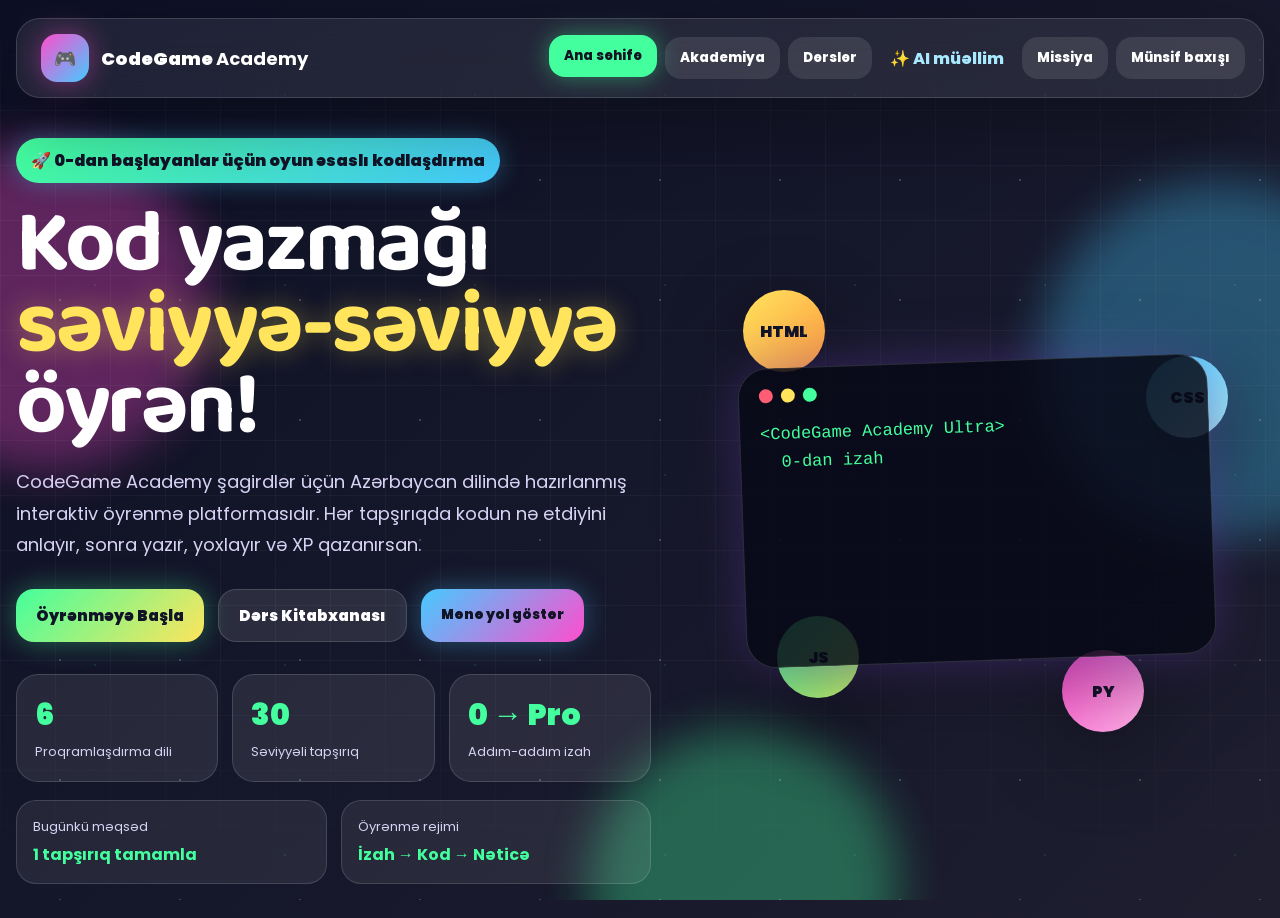
<file: index.html>
<!DOCTYPE html>
<html lang="az">
<head>
  <meta charset="UTF-8" />
  <meta name="viewport" content="width=device-width, initial-scale=1.0" />
  <title>CodeGame Academy Ultra</title>

  <link rel="preconnect" href="https://fonts.googleapis.com">
  <link rel="preconnect" href="https://fonts.gstatic.com" crossorigin>
  <link href="https://fonts.googleapis.com/css2?family=Baloo+2:wght@500;600;700;800&family=Poppins:wght@400;600;700;800;900&display=swap" rel="stylesheet">

  <link rel="stylesheet" href="style.css" />
</head>

<body>
  <div class="space-bg">
    <div class="orb orb-one"></div>
    <div class="orb orb-two"></div>
    <div class="orb orb-three"></div>
    <div class="grid-glow"></div>
    <div class="stars"></div>
  </div>

  <header class="topbar">
    <button class="brand" type="button" data-page="home" aria-label="Ana səhifə">
      <span class="brand-icon">🎮</span>
      <span>CodeGame <b>Academy</b></span>
    </button>

    <nav class="nav">
      <button class="nav-btn active" type="button" data-page="home">Ana səhifə</button>
      <button class="nav-btn" type="button" data-page="academy">Akademiya</button>
      <button class="nav-btn" type="button" data-page="library">Dərslər</button>
      <a href="ai-lab.html" style="color:#a8e9ff;font-weight:800;text-decoration:none;padding:10px">✨ AI müəllim</a>
      <button class="nav-btn" type="button" data-page="mission">Missiya</button>
      <button class="nav-btn" type="button" data-page="impact">Münsif baxışı</button>
      <button class="auth-top-btn" type="button" id="authOpenBtn" style="display:none">Giriş / Qeydiyyat</button>
    </nav>
  </header>

  <section class="account-widget" id="accountWidget" style="display:none">
    <div>
      <strong id="accountName">Qonaq rejimi</strong>
      <span id="accountInfo">Progress brauzerdə saxlanır. Hesab açsan, database-də qorunacaq.</span>
    </div>
    <div class="account-actions">
      <button class="mini-btn" type="button" id="syncBtn">Progressi sync et</button>
      <button class="mini-btn logout-btn" type="button" id="logoutBtn">Çıxış</button>
    </div>
  </section>

  <main>
    <!-- HOME -->
    <section id="home" class="page active-page hero-page">
      <div class="hero-text">
        <div class="badge">🚀 0-dan başlayanlar üçün oyun əsaslı kodlaşdırma</div>
        <h1>Kod yazmağı <span>səviyyə-səviyyə</span> öyrən!</h1>
        <p>
          CodeGame Academy şagirdlər üçün Azərbaycan dilində hazırlanmış interaktiv öyrənmə platformasıdır.
          Hər tapşırıqda kodun nə etdiyini anlayır, sonra yazır, yoxlayır və XP qazanırsan.
        </p>

        <div class="hero-actions">
          <button class="primary-btn" type="button" data-page="academy">Öyrənməyə Başla</button>
          <button class="ghost-btn" type="button" data-page="library">Dərs Kitabxanası</button>
          <button class="mentor-btn" type="button" id="openGuideBtn">Mənə yol göstər</button>
        </div>

        <div class="hero-stats">
          <div>
            <strong>6</strong>
            <span>Proqramlaşdırma dili</span>
          </div>
          <div>
            <strong>30</strong>
            <span>Səviyyəli tapşırıq</span>
          </div>
          <div>
            <strong>0 → Pro</strong>
            <span>Addım-addım izah</span>
          </div>
        </div>

        <div class="student-cockpit">
          <div>
            <span>Bugünkü məqsəd</span>
            <strong id="dailyGoalText">1 tapşırıq tamamla</strong>
          </div>
          <div>
            <span>Öyrənmə rejimi</span>
            <strong>İzah → Kod → Nəticə</strong>
          </div>
        </div>
      </div>

      <div class="hero-visual">
        <div class="planet planet-a">HTML</div>
        <div class="planet planet-b">CSS</div>
        <div class="planet planet-c">JS</div>
        <div class="planet planet-d">PY</div>

        <div class="hero-console">
          <div class="console-dots"><span></span><span></span><span></span></div>
          <pre id="typingCode"></pre>
        </div>
      </div>
    </section>

    <!-- ACADEMY -->
    <section id="academy" class="page academy-page">
      <div class="page-heading">
        <p class="eyebrow">Öyrənmə xəritəsi</p>
        <h2>Bir dil seç, missiyaya başla</h2>
        <p>
          Hər kurs 5 səviyyədən ibarətdir: Başlanğıc, Asan, Orta, Çətin və Pro.
          Tapşırıqları etmək üçün əvvəlcə giriş və ya qeydiyyat lazımdır. Beləliklə progress database-də qorunur.
        </p>
      </div>

      <div id="courseGrid" class="course-grid"></div>
    </section>

    <!-- LIBRARY -->
    <section id="library" class="page library-page">
      <div class="page-heading">
        <p class="eyebrow">Kod dərsliyi</p>
        <h2>Kodlar nə edir?</h2>
        <p>
          Bu bölmə 0-dan öyrənmək üçündür. Hər dil üçün əsas anlayışlar, sadə izah və nümunələr verilir.
        </p>
      </div>

      <div class="library-tools">
        <input id="lessonSearch" type="text" placeholder="Dərs axtar: məsələn, HTML, funksiya, if..." />
        <select id="lessonFilter">
          <option value="all">Bütün dillər</option>
        </select>
      </div>

      <div id="lessonGrid" class="lesson-grid"></div>
    </section>

    <!-- MISSION -->
    <section id="mission" class="page mission-page">
      <div class="mission-header">
        <div>
          <p class="eyebrow" id="missionEyebrow">Missiya</p>
          <h2 id="missionTitle">Veb Şəhər Qurucusu</h2>
          <p id="missionSubtitle">Tapşırığı tamamla və növbəti səviyyəni aç.</p>
        </div>

        <div class="mission-actions">
          <div class="pill">⭐ Ümumi XP: <span id="totalXp">0</span></div>
          <div class="pill">🎯 Səviyyə: <span id="currentLevel">1</span>/<span id="maxLevel">5</span></div>
          <button class="mini-btn" type="button" id="backToAcademyBtn">Kurslara qayıt</button>
        </div>
      </div>

      <div class="progress-area">
        <div class="progress-label">
          <span id="courseProgressLabel">Kurs irəliləyişi</span>
          <span id="courseProgressText">0%</span>
        </div>
        <div class="progress-track">
          <div id="courseProgressFill" class="progress-fill"></div>
        </div>
      </div>

      <div class="mission-layout">
        <!-- TASK -->
        <aside class="panel task-panel">
          <div class="panel-title">📜 Tapşırıq kartı</div>

          <div class="task-card">
            <div class="task-head">
              <div id="taskTag" class="task-tag">HTML</div>
              <div id="difficultyTag" class="difficulty-tag">Başlanğıc</div>
            </div>

            <h3 id="taskName">Tapşırıq adı</h3>
            <p id="taskInfo">Tapşırıq izahı burada görünəcək.</p>

            <div class="example-box">
              <span>Nümunə / Məqsəd:</span>
              <code id="taskExample"></code>
            </div>

            <button class="hint-btn" type="button" id="hintBtn">💡 İpucu göstər</button>
            <p id="hintText" class="hint-text"></p>
          </div>

          <div class="roadmap-card">
            <h4>Missiya xəritəsi</h4>
            <ul id="levelRoadmap"></ul>
          </div>
        </aside>

        <!-- EDITOR -->
        <section class="panel editor-panel">
          <div class="panel-title">💻 Kod laboratoriyası</div>

          <div class="editor">
            <div class="editor-top">
              <span class="dot red"></span>
              <span class="dot yellow"></span>
              <span class="dot green"></span>
              <span id="editorFileName" class="file-name">index.html</span>
            </div>

            <div class="editor-main">
              <pre id="lineNumbers">1</pre>
              <textarea id="codeInput" spellcheck="false" placeholder="Kodunu buraya yaz..."></textarea>
            </div>
          </div>

          <div class="editor-buttons">
            <button class="primary-btn check-btn" type="button" id="checkBtn">Cavabı Yoxla</button>
            <button class="next-btn" type="button" id="nextLevelBtn">Növbəti səviyyəyə keç ➜</button>
            <button class="ghost-btn small" type="button" id="starterBtn">Başlanğıc kodu</button>
            <button class="ghost-btn small" type="button" id="solutionBtn">Həll nümunəsi</button>
          </div>

          <div id="messageBox" class="message-box">Hazırsansa kod yazmağa başla ✨</div>
        </section>

        <!-- OUTPUT + LESSON -->
        <aside class="panel output-panel">
          <div class="panel-title">🧪 Nəticə və izah</div>

          <div class="preview-tabs">
            <button class="preview-tab active" type="button" data-preview="lesson">Kod nə edir?</button>
            <button class="preview-tab" type="button" data-preview="live">Canlı nəticə</button>
            <button class="preview-tab" type="button" data-preview="world">Oyun dünyası</button>
          </div>

          <div id="lessonPreviewWrap" class="lesson-preview active-preview">
            <div class="learn-card">
              <h3>🧠 0-dan izah</h3>
              <p id="zeroExplain"></p>
            </div>

            <div class="learn-card">
              <h3>🔍 Bu kod nə edir?</h3>
              <p id="codeExplain"></p>
            </div>

            <div class="learn-card">
              <h3>📌 Açar anlayışlar</h3>
              <div id="conceptList" class="concept-list"></div>
            </div>

            <div class="learn-card mentor-card">
              <h3>🤖 KodMentor</h3>
              <p id="mentorAdvice">Əvvəl izahı oxu, sonra kodu özün yaz.</p>
            </div>

            <div class="learn-card checklist-card">
              <h3>✅ Özünü yoxla</h3>
              <ul id="selfChecklist"></ul>
            </div>
          </div>

          <div id="livePreviewWrap" class="preview-wrap">
            <iframe id="previewFrame" title="Canlı nəticə" sandbox=""></iframe>
          </div>

          <div id="worldPreviewWrap" class="world-wrap">
            <div class="world-top">
              <h3 id="worldTitle">Mənim dünyam</h3>
              <span id="worldCount">0/5</span>
            </div>
            <div id="worldArea" class="world-area">
              <div class="empty-world">Tapşırıq keçdikcə obyektlər burada görünəcək.</div>
            </div>
          </div>
        </aside>
      </div>
    </section>


    <!-- IMPACT / JURY -->
    <section id="impact" class="page impact-page">
      <div class="page-heading">
        <p class="eyebrow">Münsif baxışı</p>
        <h2>Layihənin dəyəri və təsiri</h2>
        <p>
          Bu bölmə layihəni qrant və təqdimat üçün gücləndirir: problem, həll, ölçülə bilən nəticələr və inkişaf planı.
        </p>
      </div>

      <div class="impact-grid">
        <article class="impact-card">
          <div class="impact-icon">🎯</div>
          <h3>Problem</h3>
          <p>
            Şagirdlər proqramlaşdırmanı çox vaxt quru nəzəriyyə kimi görürlər.
            Praktika, oyun motivasiyası və addım-addım izah çatışmır.
          </p>
        </article>

        <article class="impact-card">
          <div class="impact-icon">💡</div>
          <h3>Həll</h3>
          <p>
            CodeGame Academy kodu oyunlaşdırır: izah, tapşırıq, canlı nəticə,
            XP, badge, mükafat və database-də saxlanan progress.
          </p>
        </article>

        <article class="impact-card">
          <div class="impact-icon">📊</div>
          <h3>Ölçülə bilən nəticə</h3>
          <p>
            Tamamlanan səviyyələr, XP, kurs faizi, badge sayı və aktiv istifadəçi
            progressi sistemdə izlənə bilir.
          </p>
        </article>

        <article class="impact-card">
          <div class="impact-icon">🛡️</div>
          <h3>Təhlükəsizlik</h3>
          <p>
            Qeydiyyat/giriş, hash olunmuş şifrələr, CSRF, rate limit, validation,
            prepared SQL və OWASP əsaslı yanaşma tətbiq olunub.
          </p>
        </article>

        <article class="impact-card">
          <div class="impact-icon">🌱</div>
          <h3>Şagird dostu</h3>
          <p>
            0-dan izah, KodMentor məsləhətləri, vizual nəticə, alt mətn izahı,
            fokus rejimi və oxunaqlı dizayn əlavə edilib.
          </p>
        </article>

        <article class="impact-card">
          <div class="impact-icon">🚀</div>
          <h3>Növbəti inkişaf</h3>
          <p>
            Müəllim paneli, siniflər, real compiler, tapşırıq bazası, sertifikat
            və məktəblər üzrə statistik hesabat əlavə edilə bilər.
          </p>
        </article>
      </div>

      <div class="pitch-panel">
        <h3>30 saniyəlik təqdimat mətni</h3>
        <p>
          CodeGame Academy şagirdlərə proqramlaşdırmanı oyun oynayaraq öyrədən Azərbaycan dilində platformadır.
          Layihə nəzəriyyəni praktika ilə birləşdirir: şagird əvvəl kodun nə etdiyini öyrənir, sonra özü yazır,
          canlı nəticəni görür və XP qazanır. Bu yanaşma məntiqi düşünməni, problem həll etmə bacarığını və
          rəqəmsal savadlılığı artırır.
        </p>
      </div>
    </section>

    <!-- PROFILE -->
    <section id="profile" class="page profile-page">
      <div class="page-heading">
        <p class="eyebrow">Şagird profili</p>
        <h2>Mənim inkişafım</h2>
        <p>XP, badge və kurs irəliləyişləri brauzerdə yadda saxlanır.</p>
      </div>

      <div class="profile-layout">
        <div class="profile-card big">
          <div class="avatar">🧑‍🚀</div>
          <h3>Kod Macəraçısı</h3>
          <p>Ümumi XP</p>
          <strong id="profileXp">0</strong>
          <div id="rankName" class="rank-name">Başlanğıc Kodçu</div>
          <button class="danger-btn" type="button" id="resetAllBtn">Bütün irəliləyişi sıfırla</button>
        </div>

        <div class="profile-card">
          <h3>🏅 Badge-lər</h3>
          <div id="badgesArea" class="badges-area"></div>
        </div>

        <div class="profile-card">
          <h3>📊 Kurs statistikası</h3>
          <div id="profileStats" class="profile-stats"></div>
        </div>

        <div class="profile-card rewards-card">
          <h3>🎁 XP mükafatları</h3>
          <p class="reward-help">XP artdıqca yeni titullar və mükafatlar açılır.</p>
          <div id="rewardsArea" class="rewards-area"></div>
        </div>
      </div>
    </section>
  </main>




  <div id="guideModal" class="guide-modal" aria-hidden="true">
    <div class="guide-card">
      <button class="auth-close" type="button" id="guideCloseBtn">×</button>
      <div class="copy-icon">🧭</div>
      <h3>Necə öyrənməliyəm?</h3>
      <div class="guide-steps">
        <div><b>1</b><span>Əvvəl “Kod nə edir?” hissəsini oxu.</span></div>
        <div><b>2</b><span>Başlanğıc kodundan istifadə edib özün tamamla.</span></div>
        <div><b>3</b><span>Cavabı yoxla və sağda nəticəni gör.</span></div>
        <div><b>4</b><span>Nə etdiyini başa düşəndə növbəti səviyyəyə keç.</span></div>
      </div>
      <button class="primary-btn" type="button" id="guideStartBtn">Başa düşdüm, başlayaq</button>
    </div>
  </div>

  <div id="authModal" class="auth-modal" aria-hidden="true">
    <div class="auth-card">
      <button class="auth-close" type="button" id="authCloseBtn">×</button>

      <div class="auth-head">
        <div class="copy-icon">🔐</div>
        <h3>CodeGame hesabı</h3>
        <p>Giriş et və ya qeydiyyatdan keç. XP, badge və progress database-də saxlanacaq.</p>
      </div>

      <div class="auth-tabs">
        <button class="auth-tab active" type="button" data-auth-tab="login">Giriş</button>
        <button class="auth-tab" type="button" data-auth-tab="register">Qeydiyyat</button>
      </div>

      <form id="loginForm" class="auth-form active-auth-form">
        <label>
          Email
          <input type="email" id="loginEmail" autocomplete="email" maxlength="120" required>
        </label>
        <label>
          Şifrə
          <input type="password" id="loginPassword" autocomplete="current-password" minlength="8" maxlength="128" required>
        </label>
        <button class="primary-btn" type="submit">Giriş et</button>
      </form>

      <form id="registerForm" class="auth-form">
        <label>
          Ad
          <input type="text" id="registerName" autocomplete="name" minlength="2" maxlength="40" required>
        </label>
        <label>
          Email
          <input type="email" id="registerEmail" autocomplete="email" maxlength="120" required>
        </label>
        <label>
          Şifrə
          <input type="password" id="registerPassword" autocomplete="new-password" minlength="8" maxlength="128" required>
        </label>
        <div class="password-rules">
          Şifrə ən azı 8 simvol, böyük hərf, kiçik hərf və rəqəm ehtiva etməlidir.
        </div>
        <button class="primary-btn" type="submit">Qeydiyyatdan keç</button>
      </form>

      <div id="authMessage" class="auth-message"></div>
    </div>
  </div>

  <div id="copyModal" class="copy-modal" aria-hidden="true">
    <div class="copy-card">
      <div class="copy-icon">🧠</div>
      <h3>Kopyalama əvəzinə özün yazmağa çalış</h3>
      <p>
        Kodları öz əlinlə yazanda daha tez öyrənirsən. Lazım olsa “İpucu” və “0-dan izah” bölməsindən istifadə et.
      </p>
      <button id="copyModalBtn" type="button" class="primary-btn">Başa düşdüm</button>
    </div>
  </div>

  <div id="toast" class="toast" role="status" aria-live="polite"></div>
  <div id="confettiLayer" class="confetti-layer"></div>

  <script src="script.js"></script>
</body>
</html>
</file>
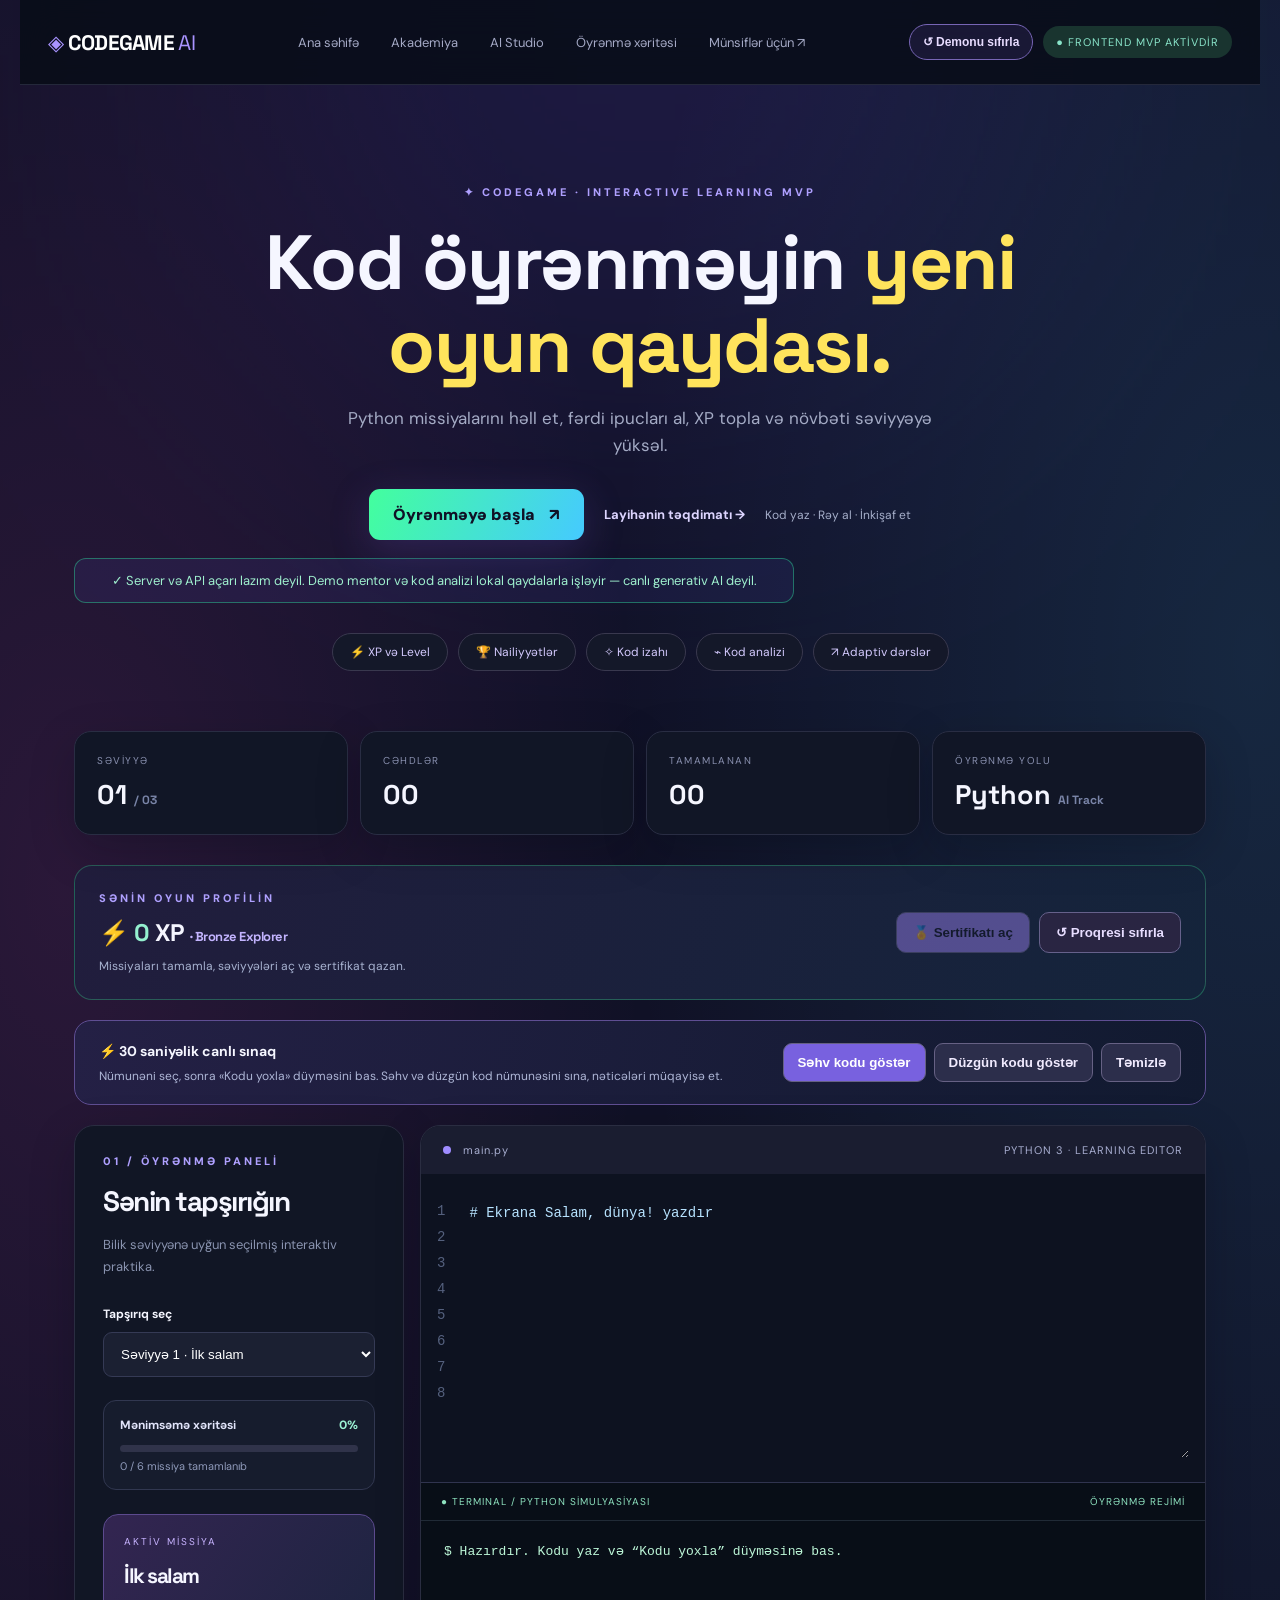
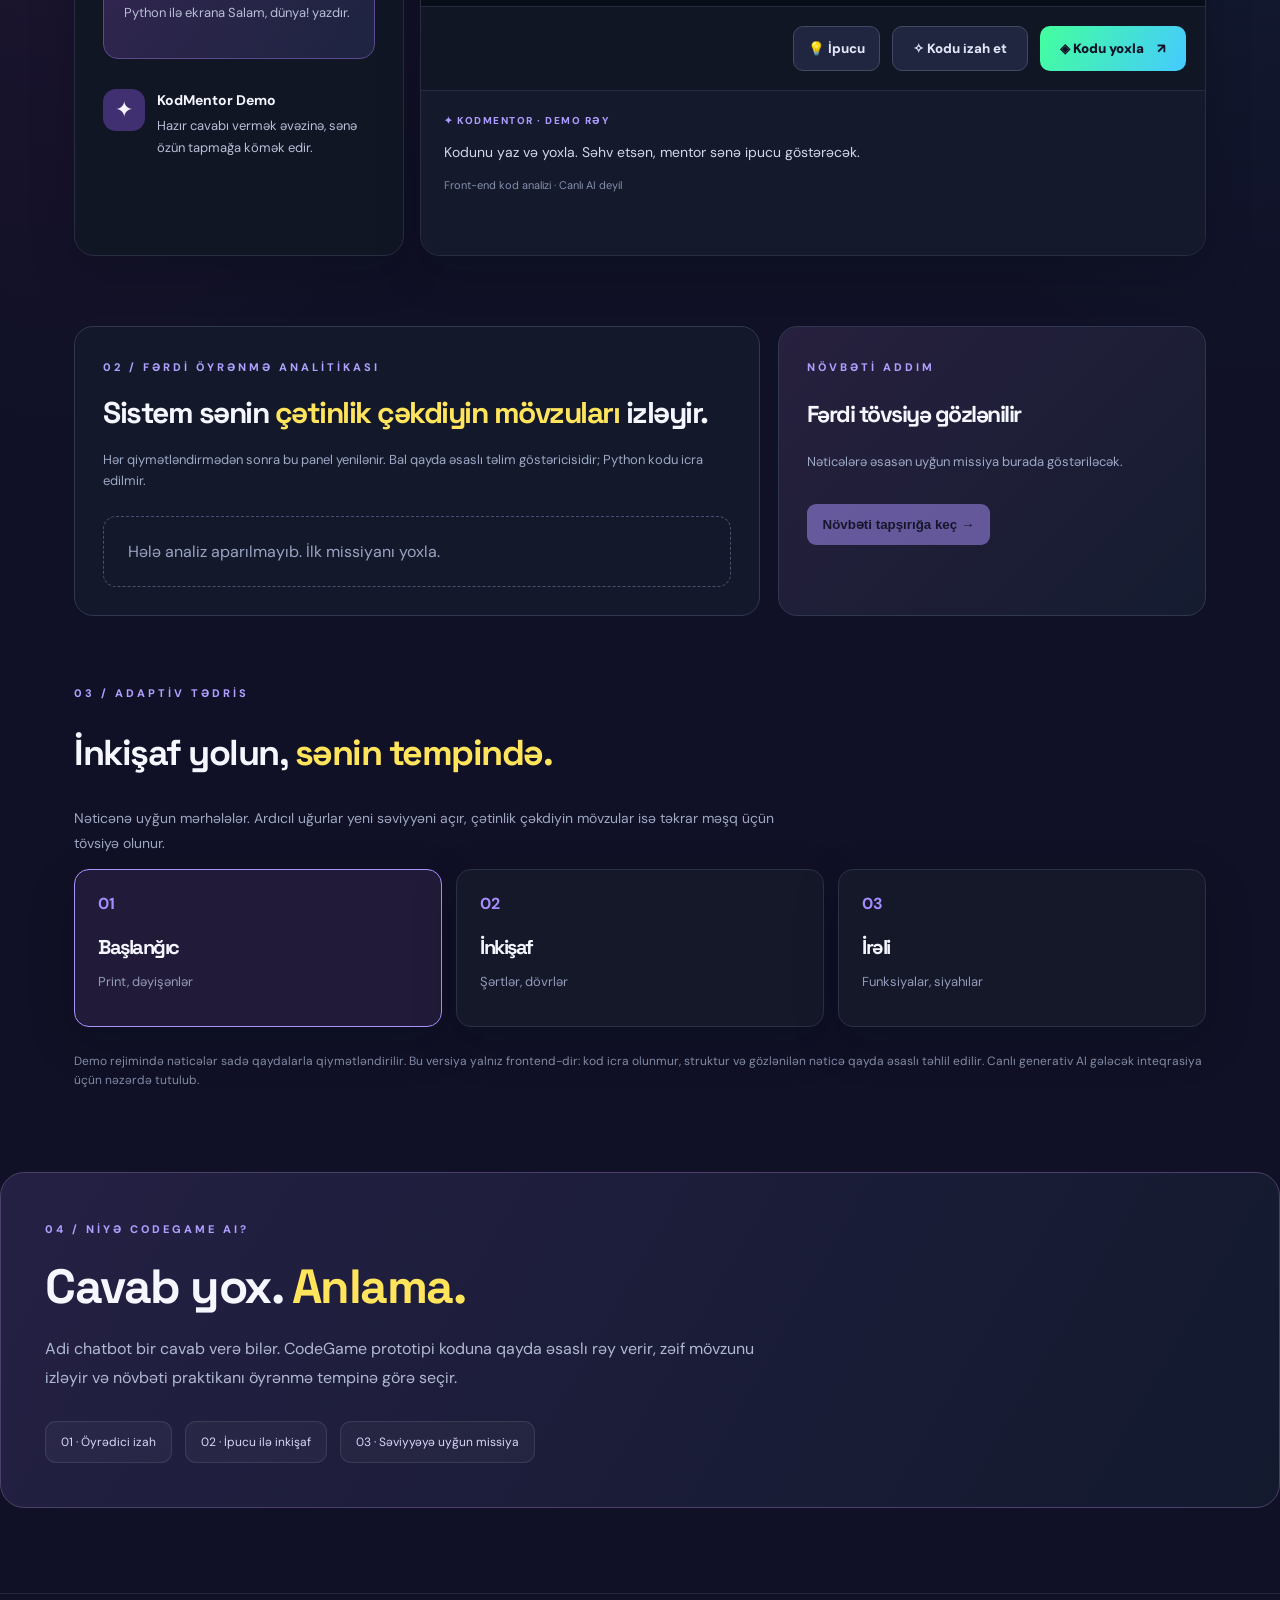
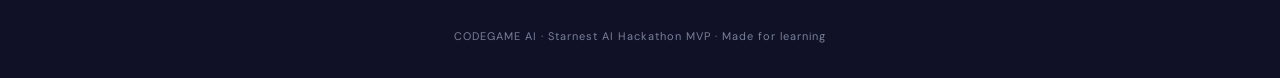
<file: ai-lab.html>
<!doctype html><html lang="az"><head><meta charset="utf-8"><meta name="viewport" content="width=device-width, initial-scale=1"><title>CodeGame AI · Fərdi müəllim</title><link rel="stylesheet" href="ai-lab.css"></head><body><div class="glow"></div><header><a class="logo" href="index.html">◈ <b>CODEGAME</b> <span>AI</span></a><nav><a href="index.html">Ana səhifə</a><a href="index.html#academy">Akademiya</a><a href="#studio">AI Studio</a><a href="#roadmap">Öyrənmə xəritəsi</a><a href="review.html">Münsiflər üçün ↗</a></nav><div class="header-tools"><button type="button" class="connection-btn" id="connectionBtn" title="MVP demo nəticələrini sıfırla">↺ Demonu sıfırla</button><div class="status" id="status">● İNTERAKTİV MVP</div></div></header><main><section class="hero"><div class="eyebrow">✦ CODEGAME · INTERACTIVE LEARNING MVP</div><h1>Kod öyrənməyin <span>yeni oyun qaydası.</span></h1><p>Python missiyalarını həll et, fərdi ipucları al, XP topla və növbəti səviyyəyə yüksəl.</p><div class="hero-actions"><a href="#studio" class="hero-cta">Öyrənməyə başla <span>↗</span></a><a class="review-link" href="review.html">Layihənin təqdimatı →</a><span class="hero-sub">Kod yaz · Rəy al · İnkişaf et</span></div><div id="connectionDetail" class="connection-detail" role="status" aria-live="polite">Netlify üçün hazırlanmış frontend MVP. Kod yoxlaması və mentor rəyi qayda əsaslıdır; canlı generativ AI deyil.</div><div class="pills"><span>⚡ XP və Level</span><span>🏆 Nailiyyətlər</span><span>✧ Kod izahı</span><span>⌁ Kod analizi</span><span>↗ Adaptiv dərslər</span></div></section><section class="stats"><div><small>SƏVİYYƏ</small><strong id="level">01 <em>/ 03</em></strong></div><div><small>CƏHDLƏR</small><strong id="attempts">00</strong></div><div><small>TAMAMLANAN</small><strong id="success">00</strong></div><div><small>ÖYRƏNMƏ YOLU</small><strong>Python <em>AI Track</em></strong></div></section><section class="reward-banner" id="rewardBanner" aria-live="polite"><div><span class="section-id">SƏNİN OYUN PROFİLİN</span><h3>⚡ <strong id="xpCounter">0</strong> XP <span id="rankText">· Bronze Explorer</span></h3><p>Missiyaları tamamla, səviyyələri aç və sertifikat qazan.</p></div><div class="reward-actions"><button id="certificateBtn" disabled>🏅 Sertifikatı aç</button><button id="resetProgressBtn">↺ Proqresi sıfırla</button></div></section><section class="scenario-strip" aria-label="Hazır nümunələr"><div><b>⚡ 30 saniyəlik canlı sınaq</b><p>Nümunəni seç, sonra «Kodu yoxla» düyməsini bas. Səhv və düzgün kod nümunəsini sına, nəticələri müqayisə et.</p></div><div class="scenario-buttons"><button type="button" data-scenario="wrong">Səhv kodu göstər</button><button type="button" data-scenario="right">Düzgün kodu göstər</button><button type="button" data-scenario="reset">Təmizlə</button></div></section><section class="studio" id="studio"><aside><div class="section-id">01 / ÖYRƏNMƏ PANELİ</div><h2>Sənin tapşırığın</h2><p class="muted">Bilik səviyyənə uyğun seçilmiş interaktiv praktika.</p><label for="tasks">Tapşırıq seç</label><select id="tasks"></select><div class="progress-mini"><div class="progress-mini-head"><span>Mənimsəmə xəritəsi</span><b id="masteryValue">0%</b></div><div class="progress-track"><div id="masteryBar"></div></div><p id="masteryText">İlk tapşırığını tamamla</p></div><div class="taskbox"><div class="tasklabel">AKTİV MİSSİYA</div><h3 id="taskTitle">● İNTERAKTİV MVP</h3><p id="taskDesc"></p></div><div class="coach"><div class="coachicon">✦</div><div><b>KodMentor Demo</b><p>Hazır cavabı vermək əvəzinə, sənə özün tapmağa kömək edir.</p></div></div></aside><div class="editor"><div class="editortop"><span><i></i> main.py</span><span>PYTHON 3 · LEARNING EDITOR</span></div><div class="codearea"><div class="lines" id="lines">1<br>2<br>3<br>4<br>5<br>6<br>7<br>8</div><textarea id="code" spellcheck="false" aria-label="Python kodu" placeholder="# Python kodunu burada yaz..."></textarea></div><div class="terminal-box"><div class="terminal-title"><span>● TERMINAL / PYTHON SİMULYASİYASI</span><span>ÖYRƏNMƏ REJİMİ</span></div><pre id="terminalOutput">$ Kodu yoxladıqdan sonra nəticə burada görünəcək.</pre></div><div class="toolbar"><button id="hintBtn" class="secondary small">💡 İpucu</button><button id="explain" class="secondary">✧ Kodu izah et</button><button id="evaluate" class="primary">◈ Kodu yoxla <span>↗</span></button></div><div class="response" aria-live="polite"><div class="res-head"><span>✦ KODMENTOR · DEMO RƏY</span><b id="score"></b></div><p id="feedback">Kodunu yaz və "Kodu yoxla" düyməsinə bas. Müəllimin cavabı burada görünəcək.</p><p class="hint" id="hint"></p><div class="response-actions"><span id="modeNote">Front-end kod analizi · Canlı AI deyil</span><button id="nextBtn" hidden>Növbəti missiya →</button></div></div></div></section><section class="insights" id="insights"><div><span class="section-id">02 / FƏRDİ ÖYRƏNMƏ ANALİTİKASI</span><h2>Sistem sənin <span>çətinlik çəkdiyin mövzuları</span> izləyir.</h2><p>Hər qiymətləndirmədən sonra bu panel yenilənir. Bal qayda əsaslı təlim göstəricisidir; Python kodu icra edilmir.</p><div id="skillInsights" class="skill-grid"><div class="empty-insight">Hələ qiymətləndirmə yoxdur. İlk kodunu yoxla.</div></div></div><aside class="adapt-card"><span class="section-id">NÖVBƏTİ ADDIM</span><h3 id="recommendTitle">Fərdi tövsiyə gözlənilir</h3><p id="recommendReason">Nəticələrə əsasən uyğun missiya burada göstəriləcək.</p><button id="recommendBtn" type="button" disabled>Növbəti tapşırığa keç →</button></aside></section><section class="roadmap" id="roadmap"><div class="section-id">03 / ADAPTİV TƏDRİS</div><h2>İnkişaf yolun, <span>sənin tempində.</span></h2><p class="roadmap-intro">Nəticənə uyğun mərhələlər. Ardıcıl uğurlar yeni səviyyəni açır, çətinlik çəkdiyin mövzular isə təkrar məşq üçün tövsiyə olunur.</p><div class="steps"><div class="step" id="s1"><b>01</b><h3>Başlanğıc</h3><p>Print, dəyişənlər</p></div><div class="step" id="s2"><b>02</b><h3>İnkişaf</h3><p>Şərtlər, dövrlər</p></div><div class="step" id="s3"><b>03</b><h3>İrəli</h3><p>Funksiyalar, siyahılar</p></div></div><p class="notice">Demo rejimində nəticələr sadə qaydalarla qiymətləndirilir. Bu versiya yalnız frontend-dir: kod icra olunmur, struktur və gözlənilən nəticə qayda əsaslı təhlil edilir. Canlı generativ AI gələcək inteqrasiya üçün nəzərdə tutulub.</p></section></main><section class="value-section"><div class="value-card"><span class="section-id">04 / NİYƏ CODEGAME AI?</span><h2>Cavab yox. <span>Anlama.</span></h2><p>Adi chatbot bir cavab verə bilər. CodeGame prototipi koduna qayda əsaslı rəy verir, zəif mövzunu izləyir və növbəti praktikanı öyrənmə tempinə görə seçir.</p><div class="value-points"><span>01 · Öyrədici izah</span><span>02 · İpucu ilə inkişaf</span><span>03 · Səviyyəyə uyğun missiya</span></div></div></section><footer>CODEGAME AI · Starnest AI Hackathon MVP · Made for learning</footer><script src="app.js"></script></body></html>
</file>
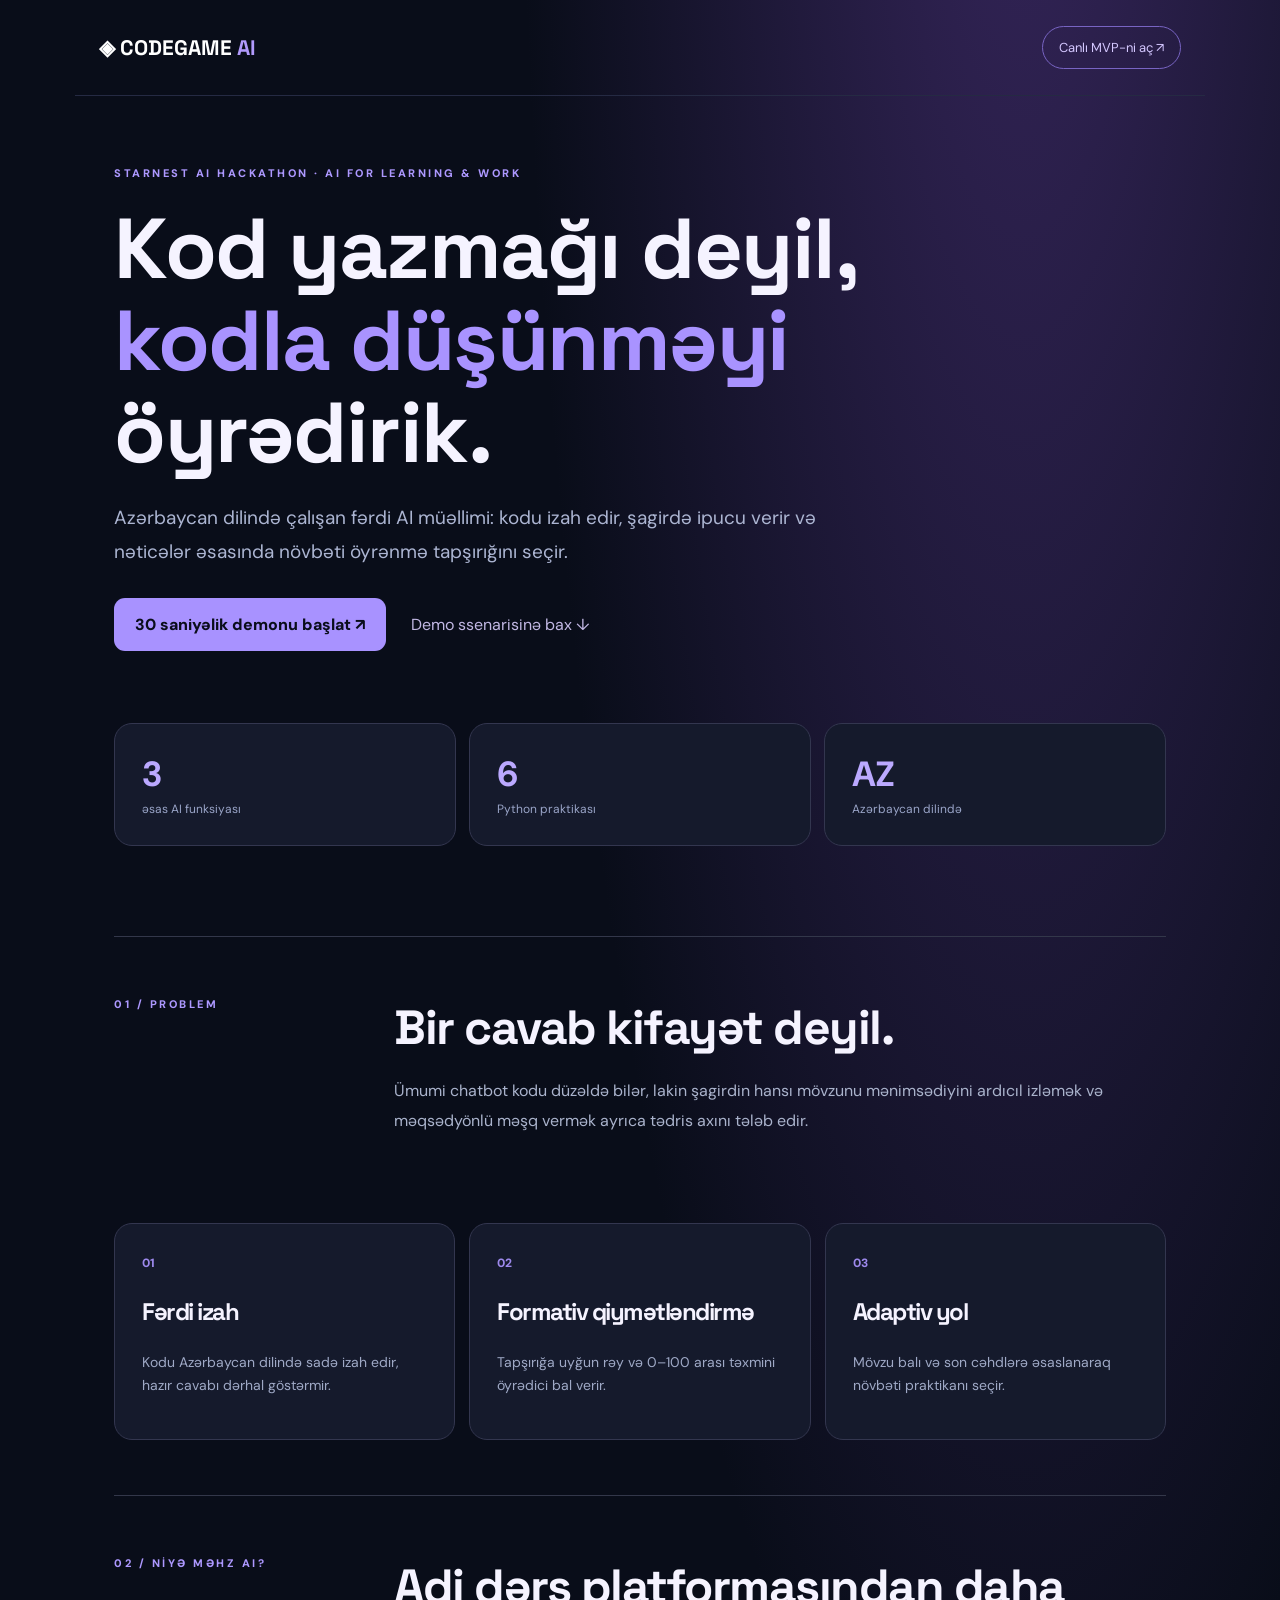
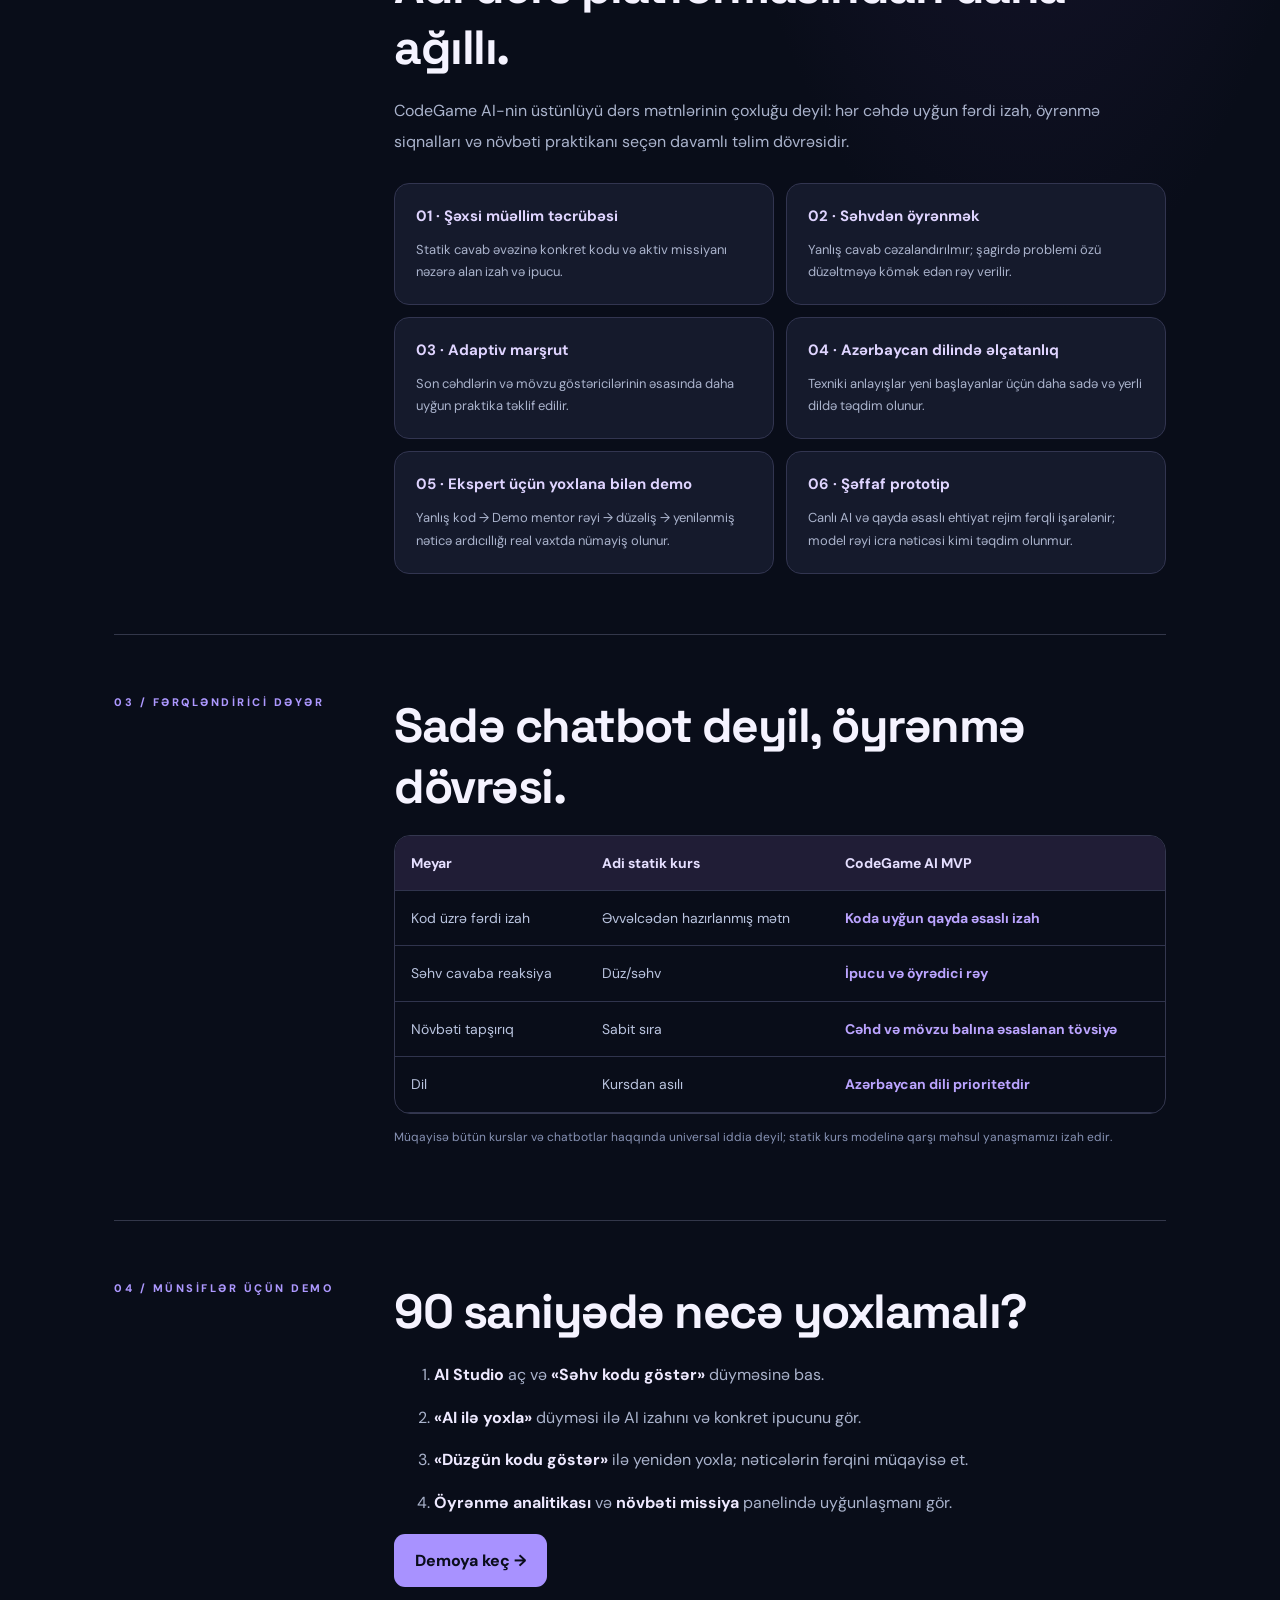
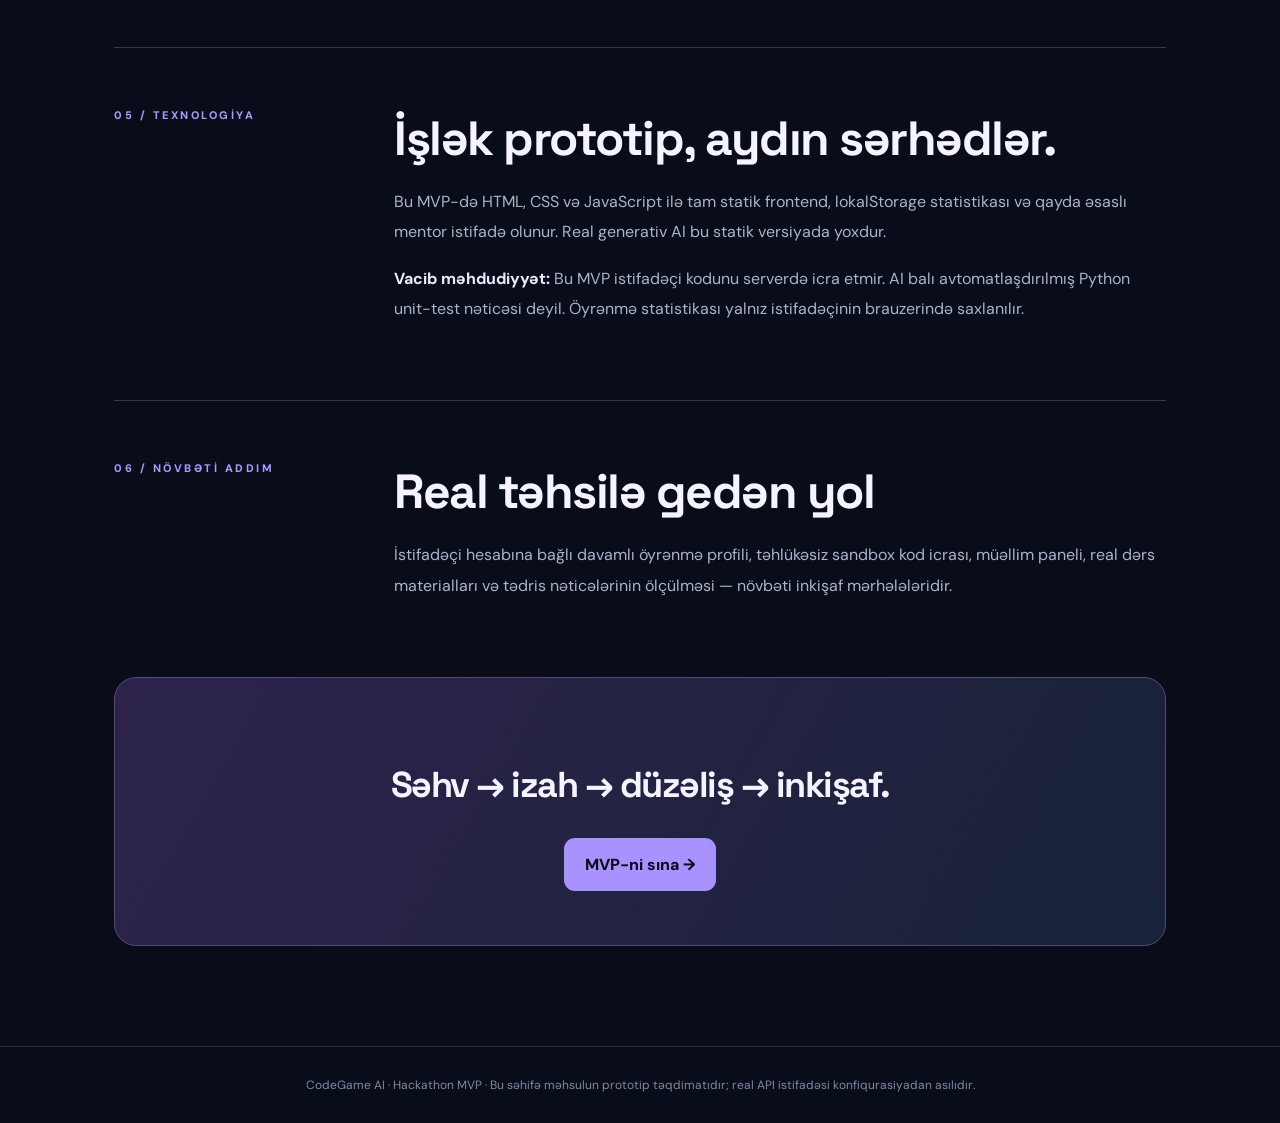
<file: review.html>
<!doctype html><html lang="az"><head><meta charset="utf-8"><meta name="viewport" content="width=device-width, initial-scale=1"><title>CodeGame AI — Hackathon Review</title><link rel="stylesheet" href="review.css"></head><body><header><a class="brand" href="index.html">◈ CODEGAME <span>AI</span></a><a class="launch" href="index.html">Canlı MVP-ni aç ↗</a></header><main><div class="eyebrow">STARNEST AI HACKATHON · AI FOR LEARNING & WORK</div><h1>Kod yazmağı deyil,<br><em>kodla düşünməyi</em> öyrədirik.</h1><p class="lead">Azərbaycan dilində çalışan fərdi AI müəllimi: kodu izah edir, şagirdə ipucu verir və nəticələr əsasında növbəti öyrənmə tapşırığını seçir.</p><div class="hero-actions"><a class="primary" href="index.html">30 saniyəlik demonu başlat ↗</a><a href="#demo">Demo ssenarisinə bax ↓</a></div><section class="numbers"><div><strong>3</strong><span>əsas AI funksiyası</span></div><div><strong>6</strong><span>Python praktikası</span></div><div><strong>AZ</strong><span>Azərbaycan dilində</span></div></section><section class="grid" id="problem"><div class="section-tag">01 / PROBLEM</div><div><h2>Bir cavab kifayət deyil.</h2><p>Ümumi chatbot kodu düzəldə bilər, lakin şagirdin hansı mövzunu mənimsədiyini ardıcıl izləmək və məqsədyönlü məşq vermək ayrıca tədris axını tələb edir.</p></div></section><section class="features"><article><span>01</span><h3>Fərdi izah</h3><p>Kodu Azərbaycan dilində sadə izah edir, hazır cavabı dərhal göstərmir.</p></article><article><span>02</span><h3>Formativ qiymətləndirmə</h3><p>Tapşırığa uyğun rəy və 0–100 arası təxmini öyrədici bal verir.</p></article><article><span>03</span><h3>Adaptiv yol</h3><p>Mövzu balı və son cəhdlərə əsaslanaraq növbəti praktikanı seçir.</p></article></section><section class="grid" id="advantages"><div class="section-tag">02 / NİYƏ MƏHZ AI?</div><div><h2>Adi dərs platformasından daha ağıllı.</h2><p>CodeGame AI-nin üstünlüyü dərs mətnlərinin çoxluğu deyil: hər cəhdə uyğun fərdi izah, öyrənmə siqnalları və növbəti praktikanı seçən davamlı təlim dövrəsidir.</p><div class="benefits"><div><b>01 · Şəxsi müəllim təcrübəsi</b><p>Statik cavab əvəzinə konkret kodu və aktiv missiyanı nəzərə alan izah və ipucu.</p></div><div><b>02 · Səhvdən öyrənmək</b><p>Yanlış cavab cəzalandırılmır; şagirdə problemi özü düzəltməyə kömək edən rəy verilir.</p></div><div><b>03 · Adaptiv marşrut</b><p>Son cəhdlərin və mövzu göstəricilərinin əsasında daha uyğun praktika təklif edilir.</p></div><div><b>04 · Azərbaycan dilində əlçatanlıq</b><p>Texniki anlayışlar yeni başlayanlar üçün daha sadə və yerli dildə təqdim olunur.</p></div><div><b>05 · Ekspert üçün yoxlana bilən demo</b><p>Yanlış kod → Demo mentor rəyi → düzəliş → yenilənmiş nəticə ardıcıllığı real vaxtda nümayiş olunur.</p></div><div><b>06 · Şəffaf prototip</b><p>Canlı AI və qayda əsaslı ehtiyat rejim fərqli işarələnir; model rəyi icra nəticəsi kimi təqdim olunmur.</p></div></div></div></section><section class="grid compare"><div class="section-tag">03 / FƏRQLƏNDİRİCİ DƏYƏR</div><div><h2>Sadə chatbot deyil, öyrənmə dövrəsi.</h2><div class="comparewrap"><table><thead><tr><th>Meyar</th><th>Adi statik kurs</th><th>CodeGame AI MVP</th></tr></thead><tbody><tr><td>Kod üzrə fərdi izah</td><td>Əvvəlcədən hazırlanmış mətn</td><td>Koda uyğun qayda əsaslı izah</td></tr><tr><td>Səhv cavaba reaksiya</td><td>Düz/səhv</td><td>İpucu və öyrədici rəy</td></tr><tr><td>Növbəti tapşırıq</td><td>Sabit sıra</td><td>Cəhd və mövzu balına əsaslanan tövsiyə</td></tr><tr><td>Dil</td><td>Kursdan asılı</td><td>Azərbaycan dili prioritetdir</td></tr></tbody></table></div><p class="smallnote">Müqayisə bütün kurslar və chatbotlar haqqında universal iddia deyil; statik kurs modelinə qarşı məhsul yanaşmamızı izah edir.</p></div></section><section class="grid" id="demo"><div class="section-tag">04 / MÜNSİFLƏR ÜÇÜN DEMO</div><div><h2>90 saniyədə necə yoxlamalı?</h2><ol><li><b>AI Studio</b> aç və <b>«Səhv kodu göstər»</b> düyməsinə bas.</li><li><b>«AI ilə yoxla»</b> düyməsi ilə AI izahını və konkret ipucunu gör.</li><li><b>«Düzgün kodu göstər»</b> ilə yenidən yoxla; nəticələrin fərqini müqayisə et.</li><li><b>Öyrənmə analitikası</b> və <b>növbəti missiya</b> panelində uyğunlaşmanı gör.</li></ol><a class="primary" href="index.html#studio">Demoya keç →</a></div></section><section class="grid"><div class="section-tag">05 / TEXNOLOGİYA</div><div><h2>İşlək prototip, aydın sərhədlər.</h2><p>Bu MVP-də HTML, CSS və JavaScript ilə tam statik frontend, lokalStorage statistikası və qayda əsaslı mentor istifadə olunur. Real generativ AI bu statik versiyada yoxdur.</p><p><b>Vacib məhdudiyyət:</b> Bu MVP istifadəçi kodunu serverdə icra etmir. AI balı avtomatlaşdırılmış Python unit-test nəticəsi deyil. Öyrənmə statistikası yalnız istifadəçinin brauzerində saxlanılır.</p></div></section><section class="grid"><div class="section-tag">06 / NÖVBƏTİ ADDIM</div><div><h2>Real təhsilə gedən yol</h2><p>İstifadəçi hesabına bağlı davamlı öyrənmə profili, təhlükəsiz sandbox kod icrası, müəllim paneli, real dərs materialları və tədris nəticələrinin ölçülməsi — növbəti inkişaf mərhələləridir.</p></div></section><div class="final"><h2>Səhv → izah → düzəliş → inkişaf.</h2><a class="primary" href="index.html">MVP-ni sına →</a></div></main><footer>CodeGame AI · Hackathon MVP · Bu səhifə məhsulun prototip təqdimatıdır; real API istifadəsi konfiqurasiyadan asılıdır.</footer></body></html>
</file>
<file: style.css>
:root {
  --bg: #0d1025;
  --bg2: #1e1e2f;
  --panel: rgba(255, 255, 255, 0.085);
  --panel2: rgba(255, 255, 255, 0.13);
  --line: rgba(255, 255, 255, 0.14);
  --text: #ffffff;
  --muted: #d8d3f5;
  --green: #43ff9d;
  --blue: #45caff;
  --pink: #ff4ecd;
  --yellow: #ffe45c;
  --purple: #9b5cff;
  --red: #ff5d73;
  --orange: #ff9b42;
  --radius: 26px;
  --shadow: 0 24px 80px rgba(0, 0, 0, 0.34);
}

* {
  box-sizing: border-box;
}

html {
  scroll-behavior: smooth;
}

body {
  min-height: 100vh;
  margin: 0;
  color: var(--text);
  font-family: "Poppins", Arial, sans-serif;
  background: linear-gradient(135deg, var(--bg), var(--bg2));
  overflow-x: hidden;
}

button,
textarea,
input,
select {
  font-family: inherit;
}

button {
  border: 0;
  cursor: pointer;
}

.space-bg {
  position: fixed;
  inset: 0;
  pointer-events: none;
  overflow: hidden;
  z-index: -1;
}

.orb {
  position: absolute;
  border-radius: 999px;
  filter: blur(24px);
  opacity: 0.33;
  animation: floatOrb 8s ease-in-out infinite alternate;
}

.orb-one {
  width: 330px;
  height: 330px;
  left: -120px;
  top: 140px;
  background: var(--pink);
}

.orb-two {
  width: 360px;
  height: 360px;
  right: -120px;
  top: 180px;
  background: var(--blue);
  animation-delay: 1s;
}

.orb-three {
  width: 310px;
  height: 310px;
  left: 46%;
  bottom: -140px;
  background: var(--green);
  animation-delay: 2s;
}

.grid-glow {
  position: absolute;
  inset: 0;
  background-image:
    linear-gradient(rgba(255,255,255,0.035) 1px, transparent 1px),
    linear-gradient(90deg, rgba(255,255,255,0.035) 1px, transparent 1px);
  background-size: 55px 55px;
  mask-image: linear-gradient(to bottom, transparent, black 16%, black 72%, transparent);
}

.stars {
  position: absolute;
  inset: 0;
  background-image:
    radial-gradient(circle, rgba(255,255,255,0.7) 1px, transparent 1px),
    radial-gradient(circle, rgba(67,255,157,0.4) 1px, transparent 1px);
  background-size: 120px 120px, 190px 190px;
  animation: starMove 18s linear infinite;
  opacity: 0.28;
}

@keyframes starMove {
  to { transform: translateY(120px); }
}

@keyframes floatOrb {
  from { transform: translateY(0) scale(1); }
  to { transform: translateY(-45px) scale(1.12); }
}

/* HEADER */
.topbar {
  width: min(1280px, calc(100% - 32px));
  margin: 18px auto 0;
  padding: 14px 18px;
  border: 1px solid var(--line);
  border-radius: 24px;
  background: rgba(255, 255, 255, 0.08);
  backdrop-filter: blur(18px);
  box-shadow: var(--shadow);
  display: flex;
  align-items: center;
  justify-content: space-between;
  gap: 16px;
  position: sticky;
  top: 14px;
  z-index: 50;
}

.brand {
  display: flex;
  align-items: center;
  gap: 12px;
  color: var(--text);
  background: transparent;
  font-weight: 900;
  font-size: 18px;
}

.brand-icon {
  width: 48px;
  height: 48px;
  display: grid;
  place-items: center;
  border-radius: 16px;
  background: linear-gradient(135deg, var(--pink), var(--blue));
  box-shadow: 0 0 28px rgba(255, 78, 205, 0.45);
}

.nav {
  display: flex;
  align-items: center;
  justify-content: flex-end;
  gap: 8px;
  flex-wrap: wrap;
}

.nav-btn,
.mini-btn {
  padding: 11px 15px;
  border-radius: 16px;
  color: var(--text);
  background: rgba(255, 255, 255, 0.1);
  font-weight: 800;
  transition: 0.25s ease;
}

.nav-btn:hover,
.nav-btn.active,
.mini-btn:hover {
  color: #121424;
  background: var(--green);
  transform: translateY(-2px);
  box-shadow: 0 0 24px rgba(67, 255, 157, 0.42);
}

/* COMMON */
.page {
  display: none;
  width: min(1280px, calc(100% - 32px));
  margin: 28px auto 70px;
}

.active-page {
  display: block;
  animation: pageIn 0.38s ease;
}

@keyframes pageIn {
  from { opacity: 0; transform: translateY(14px); }
  to { opacity: 1; transform: translateY(0); }
}

.eyebrow {
  margin: 0 0 8px;
  color: var(--green);
  text-transform: uppercase;
  letter-spacing: 1.6px;
  font-weight: 900;
  font-size: 13px;
}

.primary-btn,
.ghost-btn,
.hint-btn,
.danger-btn {
  padding: 14px 20px;
  border-radius: 18px;
  font-weight: 900;
  font-size: 15px;
  transition: 0.25s ease;
}

.primary-btn {
  color: #111427;
  background: linear-gradient(135deg, var(--green), var(--yellow));
  box-shadow: 0 0 28px rgba(67, 255, 157, 0.36);
}

.primary-btn:hover {
  transform: translateY(-3px) scale(1.04);
  box-shadow: 0 0 40px rgba(255, 228, 92, 0.5);
}

.ghost-btn,
.hint-btn {
  color: var(--text);
  background: rgba(255, 255, 255, 0.1);
  border: 1px solid var(--line);
}

.ghost-btn:hover,
.hint-btn:hover {
  transform: translateY(-3px) scale(1.03);
  background: rgba(69, 202, 255, 0.18);
  box-shadow: 0 0 28px rgba(69, 202, 255, 0.36);
}

.danger-btn {
  color: white;
  background: rgba(255, 93, 115, 0.22);
  border: 1px solid rgba(255, 93, 115, 0.45);
}

.danger-btn:hover {
  transform: translateY(-2px);
  background: rgba(255, 93, 115, 0.34);
}

.ghost-btn.small {
  padding: 13px 15px;
}

.panel {
  padding: 18px;
  border-radius: var(--radius);
  background: var(--panel);
  border: 1px solid var(--line);
  box-shadow: var(--shadow);
}

.panel-title {
  margin-bottom: 14px;
  color: var(--green);
  font-weight: 900;
  letter-spacing: 0.4px;
}

/* HERO */
.hero-page.active-page {
  min-height: calc(100vh - 130px);
  display: grid;
  align-items: center;
  grid-template-columns: 1.05fr 0.95fr;
  gap: 38px;
}

.badge {
  width: fit-content;
  padding: 10px 15px;
  border-radius: 999px;
  color: #111427;
  background: linear-gradient(135deg, var(--green), var(--blue));
  font-weight: 900;
  box-shadow: 0 0 24px rgba(69, 202, 255, 0.34);
}

.hero-text h1 {
  margin: 22px 0 16px;
  max-width: 760px;
  font-family: "Baloo 2", "Poppins", sans-serif;
  font-size: clamp(46px, 7vw, 88px);
  line-height: 0.92;
  letter-spacing: -2.5px;
}

.hero-text h1 span {
  color: var(--yellow);
  text-shadow: 0 0 28px rgba(255, 228, 92, 0.35);
}

.hero-text p {
  max-width: 680px;
  color: var(--muted);
  font-size: 18px;
  line-height: 1.75;
}

.hero-actions {
  display: flex;
  gap: 14px;
  flex-wrap: wrap;
  margin-top: 28px;
}

.hero-stats {
  display: grid;
  grid-template-columns: repeat(3, 1fr);
  gap: 14px;
  margin-top: 32px;
}

.hero-stats div {
  padding: 18px;
  border-radius: 22px;
  background: var(--panel);
  border: 1px solid var(--line);
}

.hero-stats strong {
  display: block;
  color: var(--green);
  font-size: 30px;
  font-weight: 900;
}

.hero-stats span {
  color: var(--muted);
  font-size: 13px;
}

.hero-visual {
  position: relative;
  min-height: 510px;
  display: grid;
  place-items: center;
}

.planet {
  position: absolute;
  width: 82px;
  height: 82px;
  display: grid;
  place-items: center;
  border-radius: 999px;
  color: #111427;
  font-weight: 900;
  box-shadow: var(--shadow);
  animation: planetFloat 2.6s ease-in-out infinite alternate;
}

.planet-a {
  top: 34px;
  left: 54px;
  background: linear-gradient(135deg, var(--yellow), var(--orange));
}

.planet-b {
  right: 36px;
  top: 100px;
  background: linear-gradient(135deg, var(--blue), #b0f2ff);
  animation-delay: 0.5s;
}

.planet-c {
  left: 88px;
  bottom: 68px;
  background: linear-gradient(135deg, var(--green), #d8ff70);
  animation-delay: 1s;
}

.planet-d {
  right: 120px;
  bottom: 34px;
  background: linear-gradient(135deg, var(--pink), #ffb2e8);
  animation-delay: 1.5s;
}

@keyframes planetFloat {
  from { transform: translateY(0) rotate(-5deg); }
  to { transform: translateY(-20px) rotate(6deg); }
}

.hero-console {
  width: min(470px, 100%);
  min-height: 300px;
  padding: 20px;
  border-radius: 30px;
  background: rgba(9, 10, 24, 0.86);
  border: 1px solid var(--line);
  box-shadow: 0 0 50px rgba(155, 92, 255, 0.28), var(--shadow);
  transform: rotate(-2deg);
}

.console-dots {
  display: flex;
  gap: 8px;
  margin-bottom: 18px;
}

.console-dots span {
  width: 14px;
  height: 14px;
  border-radius: 50%;
}

.console-dots span:nth-child(1) { background: var(--red); }
.console-dots span:nth-child(2) { background: var(--yellow); }
.console-dots span:nth-child(3) { background: var(--green); }

.hero-console pre {
  margin: 0;
  color: var(--green);
  font-size: 17px;
  line-height: 1.65;
  white-space: pre-wrap;
}

/* ACADEMY */
.page-heading {
  text-align: center;
  margin: 34px 0 28px;
}

.page-heading h2,
.mission-header h2 {
  margin: 0;
  font-family: "Baloo 2", "Poppins", sans-serif;
  font-size: clamp(34px, 4.5vw, 56px);
  line-height: 1;
  letter-spacing: -1.2px;
}

.page-heading p {
  color: var(--muted);
  margin-left: auto;
  margin-right: auto;
  max-width: 760px;
  line-height: 1.7;
}

.course-grid {
  display: grid;
  grid-template-columns: repeat(3, 1fr);
  gap: 18px;
}

.course-card {
  position: relative;
  min-height: 330px;
  padding: 24px;
  border-radius: var(--radius);
  background: var(--panel);
  border: 1px solid var(--line);
  box-shadow: var(--shadow);
  overflow: hidden;
  cursor: pointer;
  transition: 0.25s ease;
}

.course-card:hover {
  transform: translateY(-8px) scale(1.018);
  border-color: rgba(67, 255, 157, 0.55);
  box-shadow: 0 0 36px rgba(67, 255, 157, 0.22);
}

.course-card::after {
  content: "";
  position: absolute;
  right: -48px;
  bottom: -64px;
  width: 190px;
  height: 190px;
  border-radius: 999px;
  background: var(--course-glow, rgba(69, 202, 255, 0.18));
}

.course-card > * {
  position: relative;
  z-index: 1;
}

.course-icon {
  width: 62px;
  height: 62px;
  display: grid;
  place-items: center;
  margin-bottom: 16px;
  border-radius: 20px;
  background: rgba(255, 255, 255, 0.11);
  font-size: 34px;
}

.course-card h3 {
  margin: 0 0 10px;
  font-size: 29px;
}

.course-card p {
  color: var(--muted);
  line-height: 1.65;
}

.course-meta {
  display: flex;
  gap: 8px;
  flex-wrap: wrap;
  margin-top: 16px;
}

.course-meta span,
.level-chip,
.lesson-chip {
  padding: 8px 10px;
  border-radius: 999px;
  color: #111427;
  background: var(--yellow);
  font-weight: 900;
  font-size: 13px;
}

.level-row {
  display: flex;
  gap: 6px;
  flex-wrap: wrap;
  margin-top: 14px;
}

.level-chip {
  background: rgba(255,255,255,0.14);
  color: var(--text);
  border: 1px solid var(--line);
}

.course-progress {
  margin-top: 18px;
}

.course-progress small {
  color: var(--muted);
  font-weight: 800;
}

.mini-track {
  height: 10px;
  margin-top: 8px;
  border-radius: 999px;
  background: rgba(255, 255, 255, 0.10);
  overflow: hidden;
}

.mini-fill {
  height: 100%;
  border-radius: 999px;
  width: 0%;
  background: linear-gradient(90deg, var(--green), var(--yellow), var(--pink));
}

/* LIBRARY */
.library-tools {
  display: grid;
  grid-template-columns: 1fr 220px;
  gap: 12px;
  margin-bottom: 18px;
}

.library-tools input,
.library-tools select {
  width: 100%;
  padding: 15px 16px;
  border: 1px solid var(--line);
  border-radius: 18px;
  outline: none;
  color: var(--text);
  background: rgba(255,255,255,0.09);
  font-weight: 700;
}

.library-tools input::placeholder {
  color: rgba(255,255,255,0.45);
}

.lesson-grid {
  display: grid;
  grid-template-columns: repeat(3, 1fr);
  gap: 18px;
}

.lesson-card {
  padding: 22px;
  border-radius: var(--radius);
  background: var(--panel);
  border: 1px solid var(--line);
  box-shadow: var(--shadow);
}

.lesson-card h3 {
  margin: 0 0 10px;
  font-size: 24px;
}

.lesson-card p {
  color: var(--muted);
  line-height: 1.7;
}

.lesson-code {
  display: block;
  padding: 14px;
  border-radius: 16px;
  color: var(--green);
  background: rgba(0,0,0,0.28);
  white-space: pre-wrap;
  line-height: 1.55;
  overflow-x: auto;
}

.lesson-chip {
  display: inline-flex;
  margin-bottom: 12px;
  background: var(--green);
}

/* MISSION */
.mission-header {
  display: flex;
  align-items: end;
  justify-content: space-between;
  gap: 18px;
  margin-bottom: 18px;
}

.mission-header p {
  color: var(--muted);
  max-width: 690px;
  line-height: 1.7;
}

.mission-actions {
  display: flex;
  align-items: center;
  justify-content: flex-end;
  gap: 10px;
  flex-wrap: wrap;
}

.pill {
  padding: 12px 14px;
  border-radius: 16px;
  background: var(--panel);
  border: 1px solid var(--line);
  font-weight: 900;
}

.progress-area {
  margin-bottom: 18px;
}

.progress-label {
  display: flex;
  justify-content: space-between;
  color: var(--muted);
  font-weight: 900;
  margin-bottom: 8px;
}

.progress-track {
  height: 16px;
  border-radius: 999px;
  background: rgba(255, 255, 255, 0.09);
  border: 1px solid var(--line);
  overflow: hidden;
}

.progress-fill {
  height: 100%;
  width: 0%;
  border-radius: 999px;
  background: linear-gradient(90deg, var(--green), var(--yellow), var(--pink));
  box-shadow: 0 0 24px rgba(67, 255, 157, 0.42);
  transition: width 0.45s ease;
}

.mission-layout {
  display: grid;
  grid-template-columns: 0.92fr 1.28fr 1fr;
  gap: 18px;
  align-items: stretch;
}

.task-card {
  padding: 18px;
  border-radius: 22px;
  background: rgba(0, 0, 0, 0.18);
}

.task-head {
  display: flex;
  gap: 8px;
  align-items: center;
  justify-content: space-between;
  flex-wrap: wrap;
  margin-bottom: 12px;
}

.task-tag,
.difficulty-tag {
  display: inline-flex;
  padding: 8px 12px;
  border-radius: 999px;
  color: #111427;
  background: var(--yellow);
  font-weight: 900;
}

.difficulty-tag {
  background: var(--green);
}

.task-card h3 {
  margin: 0 0 10px;
  font-size: 24px;
}

.task-card p {
  color: var(--muted);
  line-height: 1.7;
}

.example-box {
  padding: 14px;
  margin: 16px 0;
  border-radius: 18px;
  background: rgba(255, 255, 255, 0.08);
  border: 1px dashed rgba(255, 255, 255, 0.2);
}

.example-box span {
  display: block;
  margin-bottom: 8px;
  color: var(--blue);
  font-weight: 900;
}

.example-box code {
  color: var(--yellow);
  white-space: pre-wrap;
  word-break: break-word;
  display: block;
}

.hint-btn {
  width: 100%;
}

.hint-text {
  min-height: 28px;
  margin-bottom: 0;
}

.roadmap-card {
  margin-top: 16px;
  padding: 16px;
  border-radius: 20px;
  background: rgba(255, 255, 255, 0.06);
}

.roadmap-card h4 {
  margin: 0 0 12px;
}

.roadmap-card ul {
  list-style: none;
  padding: 0;
  margin: 0;
}

.roadmap-card li {
  display: flex;
  gap: 8px;
  align-items: center;
  padding: 8px 0;
  color: var(--muted);
}

.roadmap-card li.done {
  color: var(--green);
  font-weight: 900;
}

/* EDITOR */
.editor {
  overflow: hidden;
  border-radius: 22px;
  background: #0b0c18;
  border: 1px solid var(--line);
}

.editor-top {
  height: 46px;
  display: flex;
  align-items: center;
  gap: 8px;
  padding: 0 14px;
  background: rgba(255, 255, 255, 0.08);
}

.dot {
  width: 13px;
  height: 13px;
  border-radius: 50%;
}

.dot.red { background: var(--red); }
.dot.yellow { background: var(--yellow); }
.dot.green { background: var(--green); }

.file-name {
  margin-left: 10px;
  color: var(--muted);
  font-size: 13px;
  font-weight: 900;
}

.editor-main {
  display: grid;
  grid-template-columns: 52px 1fr;
  min-height: 420px;
}

#lineNumbers {
  margin: 0;
  padding: 18px 12px;
  color: rgba(255, 255, 255, 0.36);
  background: rgba(0, 0, 0, 0.24);
  text-align: right;
  line-height: 1.7;
  user-select: none;
  overflow: hidden;
}

#codeInput {
  width: 100%;
  min-height: 420px;
  resize: vertical;
  padding: 18px;
  border: 0;
  outline: none;
  color: var(--green);
  background: transparent;
  font-size: 15px;
  line-height: 1.7;
  tab-size: 2;
}

#codeInput::placeholder {
  color: rgba(255, 255, 255, 0.33);
}

.editor-buttons {
  display: flex;
  gap: 10px;
  flex-wrap: wrap;
  margin-top: 14px;
}

.check-btn {
  flex: 1;
}

.message-box {
  margin-top: 14px;
  padding: 14px;
  border-radius: 18px;
  color: var(--muted);
  background: rgba(255, 255, 255, 0.07);
  border: 1px solid var(--line);
}

.message-box.success {
  color: #111427;
  background: var(--green);
  font-weight: 900;
}

.message-box.error {
  color: white;
  background: rgba(255, 93, 115, 0.24);
  border-color: rgba(255, 93, 115, 0.55);
}

.message-box.info {
  color: #111427;
  background: var(--yellow);
  font-weight: 900;
}

/* OUTPUT */
.preview-tabs {
  display: grid;
  grid-template-columns: repeat(3, 1fr);
  gap: 8px;
  margin-bottom: 12px;
}

.preview-tab {
  padding: 10px 8px;
  border-radius: 14px;
  color: var(--text);
  background: rgba(255, 255, 255, 0.09);
  font-weight: 900;
  font-size: 13px;
}

.preview-tab.active {
  color: #111427;
  background: var(--green);
}

.preview-wrap,
.world-wrap,
.lesson-preview {
  display: none;
}

.active-preview,
.world-wrap.active-preview,
.lesson-preview.active-preview {
  display: block;
}

#previewFrame {
  width: 100%;
  min-height: 485px;
  border: 0;
  border-radius: 20px;
  background: white;
}

.learn-card {
  padding: 16px;
  border-radius: 20px;
  background: rgba(255,255,255,0.075);
  border: 1px solid var(--line);
  margin-bottom: 12px;
}

.learn-card h3 {
  margin: 0 0 8px;
}

.learn-card p {
  margin: 0;
  color: var(--muted);
  line-height: 1.7;
}

.concept-list {
  display: flex;
  flex-wrap: wrap;
  gap: 8px;
}

.concept-list span {
  padding: 8px 10px;
  border-radius: 999px;
  color: #111427;
  background: var(--yellow);
  font-size: 12px;
  font-weight: 900;
}

.world-top {
  display: flex;
  justify-content: space-between;
  align-items: center;
  gap: 12px;
  margin-bottom: 12px;
}

.world-top h3 {
  margin: 0;
}

.world-top span {
  color: var(--yellow);
  font-weight: 900;
}

.world-area {
  min-height: 485px;
  display: flex;
  align-items: end;
  gap: 12px;
  flex-wrap: wrap;
  padding: 18px;
  border-radius: 22px;
  background:
    linear-gradient(to top, rgba(67, 255, 157, 0.16) 0 22%, transparent 22%),
    radial-gradient(circle at top, rgba(69, 202, 255, 0.16), transparent 48%),
    rgba(255, 255, 255, 0.06);
  border: 1px dashed rgba(255, 255, 255, 0.2);
}

.empty-world {
  width: 100%;
  color: var(--muted);
  text-align: center;
  align-self: center;
}

.world-object {
  min-width: 76px;
  min-height: 84px;
  padding: 10px;
  display: grid;
  place-items: center;
  text-align: center;
  border-radius: 18px 18px 10px 10px;
  color: #111427;
  font-weight: 900;
  animation: objectPop 0.56s ease both;
  box-shadow: 0 14px 28px rgba(0, 0, 0, 0.28);
}

.world-object .emoji {
  font-size: 31px;
  margin-bottom: 5px;
}

@keyframes objectPop {
  0% { opacity: 0; transform: translateY(38px) scale(0.42) rotate(-8deg); }
  70% { transform: translateY(-9px) scale(1.08) rotate(3deg); }
  100% { opacity: 1; transform: translateY(0) scale(1) rotate(0); }
}

/* PROFILE */
.profile-layout {
  display: grid;
  grid-template-columns: 0.9fr 1fr 1.1fr;
  gap: 18px;
}

.profile-card {
  padding: 24px;
  border-radius: var(--radius);
  background: var(--panel);
  border: 1px solid var(--line);
  box-shadow: var(--shadow);
}

.profile-card.big {
  text-align: center;
}

.avatar {
  width: 92px;
  height: 92px;
  display: grid;
  place-items: center;
  margin: 0 auto 14px;
  border-radius: 28px;
  background: linear-gradient(135deg, var(--purple), var(--blue));
  font-size: 48px;
  box-shadow: 0 0 34px rgba(69, 202, 255, 0.32);
}

.profile-card h3 {
  margin: 0 0 14px;
}

.profile-card p {
  color: var(--muted);
}

.profile-card strong {
  display: block;
  color: var(--green);
  font-size: 48px;
  margin-bottom: 10px;
}

.rank-name {
  display: inline-flex;
  margin-bottom: 18px;
  padding: 9px 12px;
  border-radius: 999px;
  color: #111427;
  background: var(--yellow);
  font-weight: 900;
}

.badges-area {
  display: flex;
  gap: 10px;
  flex-wrap: wrap;
}

.badge-item {
  padding: 10px 12px;
  border-radius: 16px;
  color: #111427;
  background: var(--yellow);
  font-weight: 900;
}

.badge-empty,
.stat-empty {
  color: var(--muted);
  line-height: 1.7;
}

.stat-row {
  display: grid;
  grid-template-columns: 1fr auto;
  gap: 10px;
  padding: 12px 0;
  border-bottom: 1px solid var(--line);
}

.stat-row:last-child {
  border-bottom: 0;
}

.stat-row span {
  color: var(--muted);
}

.stat-row b {
  color: var(--green);
}

/* TOAST + CONFETTI */
.toast {
  position: fixed;
  left: 50%;
  bottom: 26px;
  z-index: 80;
  max-width: min(560px, calc(100% - 30px));
  padding: 14px 18px;
  border-radius: 18px;
  color: #111427;
  background: var(--yellow);
  font-weight: 900;
  text-align: center;
  box-shadow: var(--shadow);
  transform: translateX(-50%) translateY(18px);
  opacity: 0;
  pointer-events: none;
  transition: 0.25s ease;
}

.toast.show {
  opacity: 1;
  transform: translateX(-50%) translateY(0);
}

.confetti-layer {
  position: fixed;
  inset: 0;
  z-index: 90;
  overflow: hidden;
  pointer-events: none;
}

.confetti-piece {
  position: absolute;
  top: -20px;
  width: 10px;
  height: 16px;
  border-radius: 4px;
  animation: confettiFall 1.45s linear forwards;
}

@keyframes confettiFall {
  to {
    transform: translateY(110vh) rotate(720deg);
    opacity: 0;
  }
}

/* RESPONSIVE */
@media (max-width: 1120px) {
  .hero-page.active-page,
  .mission-layout,
  .profile-layout {
    grid-template-columns: 1fr;
  }

  .course-grid,
  .lesson-grid {
    grid-template-columns: repeat(2, 1fr);
  }

  .hero-visual {
    min-height: 380px;
  }

  #previewFrame,
  .world-area {
    min-height: 340px;
  }
}

@media (max-width: 760px) {
  .topbar {
    align-items: flex-start;
    flex-direction: column;
  }

  .nav {
    justify-content: flex-start;
  }

  .course-grid,
  .lesson-grid,
  .hero-stats,
  .library-tools {
    grid-template-columns: 1fr;
  }

  .mission-header {
    flex-direction: column;
    align-items: flex-start;
  }

  .mission-actions {
    justify-content: flex-start;
  }

  .editor-buttons {
    flex-direction: column;
  }

  .primary-btn,
  .ghost-btn,
  .danger-btn {
    width: 100%;
  }

  .hero-text h1 {
    letter-spacing: -1px;
  }

  .preview-tabs {
    grid-template-columns: 1fr;
  }
}


/* REALISTIC CENTERED WORLD */
.world-area {
  display: grid;
  grid-template-columns: repeat(auto-fit, minmax(170px, 190px));
  justify-content: center;
  align-content: center;
  align-items: center;
  justify-items: center;
  gap: 22px;
  padding: 28px;
}

.world-object {
  position: relative;
  width: 170px;
  min-height: 170px;
  padding: 0;
  display: grid;
  place-items: center;
  color: #111427;
  background: transparent !important;
  box-shadow: none;
  border-radius: 0;
}

.world-object .emoji,
.world-object > span:not(.emoji) {
  display: none;
}

.real-building {
  position: relative;
  width: 150px;
  height: 145px;
  animation: objectPop 0.56s ease both;
}

.real-building .label {
  position: absolute;
  left: 50%;
  bottom: -18px;
  transform: translateX(-50%);
  padding: 6px 11px;
  border-radius: 999px;
  color: #111427;
  background: rgba(255, 228, 92, 0.92);
  font-size: 13px;
  font-weight: 900;
  white-space: nowrap;
  box-shadow: 0 8px 18px rgba(0,0,0,0.22);
}

/* Realistic house */
.real-house .base {
  position: absolute;
  left: 23px;
  bottom: 18px;
  width: 104px;
  height: 76px;
  border-radius: 12px 12px 8px 8px;
  background: linear-gradient(135deg, #fff2c7, #ffb15c);
  border: 3px solid rgba(81, 44, 26, 0.32);
  box-shadow: inset -12px -12px 0 rgba(207, 98, 39, 0.14), 0 18px 28px rgba(0,0,0,0.28);
}

.real-house .roof {
  position: absolute;
  left: 16px;
  bottom: 88px;
  width: 118px;
  height: 58px;
  background: linear-gradient(135deg, #ff5d73, #c7334e);
  clip-path: polygon(50% 0, 100% 100%, 0 100%);
  filter: drop-shadow(0 10px 10px rgba(0,0,0,0.24));
}

.real-house .chimney {
  position: absolute;
  left: 96px;
  bottom: 104px;
  width: 18px;
  height: 34px;
  border-radius: 5px 5px 0 0;
  background: linear-gradient(135deg, #8b4a36, #5b2d22);
}

.real-house .door {
  position: absolute;
  left: 62px;
  bottom: 18px;
  width: 27px;
  height: 47px;
  border-radius: 12px 12px 5px 5px;
  background: linear-gradient(135deg, #7a35ff, #4b1ba8);
  box-shadow: inset -5px 0 0 rgba(0,0,0,0.18);
}

.real-house .door::after {
  content: "";
  position: absolute;
  right: 6px;
  top: 24px;
  width: 5px;
  height: 5px;
  border-radius: 50%;
  background: #ffe45c;
}

.real-house .window {
  position: absolute;
  bottom: 53px;
  width: 24px;
  height: 24px;
  border-radius: 7px;
  background: linear-gradient(135deg, #45caff, #dff7ff);
  border: 3px solid rgba(255,255,255,0.75);
}

.real-house .window.left {
  left: 35px;
}

.real-house .window.right {
  right: 35px;
}

.real-house .ground {
  position: absolute;
  left: 0;
  right: 0;
  bottom: 4px;
  height: 22px;
  border-radius: 50%;
  background: radial-gradient(ellipse at center, rgba(67,255,157,0.55), rgba(67,255,157,0.05) 68%);
}

/* Realistic school */
.real-school .base {
  position: absolute;
  left: 18px;
  bottom: 18px;
  width: 114px;
  height: 88px;
  border-radius: 10px;
  background: linear-gradient(135deg, #cceeff, #45caff);
  border: 3px solid rgba(255,255,255,0.35);
  box-shadow: inset -12px -12px 0 rgba(0,0,0,0.1), 0 18px 28px rgba(0,0,0,0.28);
}

.real-school .roof {
  position: absolute;
  left: 28px;
  bottom: 104px;
  width: 94px;
  height: 22px;
  border-radius: 10px 10px 3px 3px;
  background: linear-gradient(135deg, #ffe45c, #ff9b42);
}

.real-school .door {
  position: absolute;
  left: 61px;
  bottom: 18px;
  width: 28px;
  height: 42px;
  border-radius: 10px 10px 4px 4px;
  background: #27324a;
}

.real-school .window {
  position: absolute;
  bottom: 65px;
  width: 22px;
  height: 22px;
  border-radius: 6px;
  background: #ffffff;
}

.real-school .window.left { left: 35px; }
.real-school .window.right { right: 35px; }

/* Park */
.real-park .tree {
  position: absolute;
  bottom: 32px;
  width: 52px;
  height: 52px;
  border-radius: 50%;
  background: radial-gradient(circle at 30% 28%, #d8ff70, #43ff9d 70%);
  box-shadow: 0 18px 28px rgba(0,0,0,0.24);
}

.real-park .tree.one { left: 20px; }
.real-park .tree.two { right: 20px; bottom: 42px; }
.real-park .trunk {
  position: absolute;
  bottom: 16px;
  width: 16px;
  height: 36px;
  border-radius: 6px;
  background: #7a4a22;
}
.real-park .trunk.one { left: 38px; }
.real-park .trunk.two { right: 38px; }
.real-park .ground {
  position: absolute;
  left: 6px;
  right: 6px;
  bottom: 0;
  height: 30px;
  border-radius: 50%;
  background: radial-gradient(ellipse at center, rgba(67,255,157,0.75), rgba(67,255,157,0.08) 70%);
}

/* Generic realistic card for other objects */
.real-generic .base {
  position: absolute;
  left: 25px;
  bottom: 20px;
  width: 100px;
  height: 94px;
  border-radius: 24px;
  background: linear-gradient(135deg, #ff4ecd, #9b5cff);
  border: 3px solid rgba(255,255,255,0.25);
  box-shadow: inset -14px -14px 0 rgba(0,0,0,0.12), 0 18px 28px rgba(0,0,0,0.28);
}

.real-generic .symbol {
  position: absolute;
  left: 50%;
  top: 42px;
  transform: translateX(-50%);
  font-size: 42px;
  filter: drop-shadow(0 8px 10px rgba(0,0,0,0.2));
}

/* COPY GUARD */
.copy-modal {
  position: fixed;
  inset: 0;
  z-index: 120;
  display: none;
  place-items: center;
  padding: 20px;
  background: rgba(6, 8, 20, 0.72);
  backdrop-filter: blur(12px);
}

.copy-modal.show {
  display: grid;
}

.copy-card {
  width: min(420px, 100%);
  padding: 26px;
  border-radius: 28px;
  text-align: center;
  background: linear-gradient(135deg, rgba(255,255,255,0.16), rgba(255,255,255,0.08));
  border: 1px solid rgba(255,255,255,0.20);
  box-shadow: 0 24px 80px rgba(0,0,0,0.42);
}

.copy-icon {
  width: 76px;
  height: 76px;
  display: grid;
  place-items: center;
  margin: 0 auto 14px;
  border-radius: 24px;
  background: linear-gradient(135deg, var(--green), var(--yellow));
  font-size: 40px;
}

.copy-card h3 {
  margin: 0 0 10px;
  font-family: "Baloo 2", "Poppins", sans-serif;
  font-size: 28px;
  line-height: 1.05;
}

.copy-card p {
  margin: 0 0 18px;
  color: var(--muted);
  line-height: 1.7;
}

.no-copy,
.lesson-code,
.example-box code,
#codeInput {
  -webkit-user-select: text;
  user-select: text;
}

/* SECURE AUTH + ACCOUNT */
.account-widget {
  width: min(1280px, calc(100% - 32px));
  margin: 14px auto 0;
  padding: 14px 16px;
  display: flex;
  align-items: center;
  justify-content: space-between;
  gap: 14px;
  border-radius: 22px;
  background: rgba(255,255,255,0.075);
  border: 1px solid var(--line);
  box-shadow: 0 16px 44px rgba(0,0,0,0.22);
}

.account-widget strong {
  display: block;
}

.account-widget span {
  display: block;
  color: var(--muted);
  font-size: 13px;
  margin-top: 3px;
}

.account-actions {
  display: flex;
  gap: 8px;
  flex-wrap: wrap;
  justify-content: flex-end;
}

.auth-top-btn {
  padding: 11px 15px;
  border-radius: 16px;
  color: #111427;
  background: linear-gradient(135deg, var(--green), var(--yellow));
  font-weight: 900;
  box-shadow: 0 0 24px rgba(67,255,157,0.28);
  transition: 0.25s ease;
}

.auth-top-btn:hover {
  transform: translateY(-2px) scale(1.03);
}

.auth-modal {
  position: fixed;
  inset: 0;
  z-index: 130;
  display: none;
  place-items: center;
  padding: 20px;
  background: rgba(6, 8, 20, 0.76);
  backdrop-filter: blur(14px);
}

.auth-modal.show {
  display: grid;
}

.auth-card {
  position: relative;
  width: min(460px, 100%);
  padding: 26px;
  border-radius: 30px;
  background: linear-gradient(135deg, rgba(255,255,255,0.16), rgba(255,255,255,0.08));
  border: 1px solid rgba(255,255,255,0.20);
  box-shadow: 0 24px 80px rgba(0,0,0,0.42);
}

.auth-close {
  position: absolute;
  right: 16px;
  top: 14px;
  width: 38px;
  height: 38px;
  border-radius: 14px;
  color: var(--text);
  background: rgba(255,255,255,0.1);
  font-size: 24px;
}

.auth-head {
  text-align: center;
}

.auth-head h3 {
  margin: 8px 0;
  font-family: "Baloo 2", "Poppins", sans-serif;
  font-size: 32px;
}

.auth-head p {
  color: var(--muted);
  line-height: 1.6;
}

.auth-tabs {
  display: grid;
  grid-template-columns: 1fr 1fr;
  gap: 8px;
  margin: 16px 0;
}

.auth-tab {
  padding: 11px;
  border-radius: 15px;
  color: var(--text);
  background: rgba(255,255,255,0.1);
  font-weight: 900;
}

.auth-tab.active {
  color: #111427;
  background: var(--green);
}

.auth-form {
  display: none;
}

.auth-form.active-auth-form {
  display: grid;
  gap: 12px;
}

.auth-form label {
  display: grid;
  gap: 7px;
  color: var(--muted);
  font-weight: 800;
}

.auth-form input {
  width: 100%;
  padding: 13px 14px;
  border: 1px solid var(--line);
  border-radius: 16px;
  outline: none;
  color: var(--text);
  background: rgba(0,0,0,0.22);
  font-weight: 700;
}

.auth-form input:focus {
  border-color: rgba(67,255,157,0.75);
  box-shadow: 0 0 0 4px rgba(67,255,157,0.12);
}

.password-rules,
.auth-message,
.reward-help {
  color: var(--muted);
  font-size: 13px;
  line-height: 1.55;
}

.auth-message {
  min-height: 22px;
  margin-top: 12px;
  text-align: center;
  font-weight: 800;
}

.auth-message.ok {
  color: var(--green);
}

.auth-message.err {
  color: var(--red);
}

.profile-layout {
  grid-template-columns: 0.9fr 1fr 1.1fr;
}

.rewards-card {
  grid-column: 1 / -1;
}

.rewards-area {
  display: grid;
  grid-template-columns: repeat(5, 1fr);
  gap: 12px;
  margin-top: 14px;
}

.reward-item {
  padding: 16px;
  border-radius: 20px;
  background: rgba(255,255,255,0.075);
  border: 1px solid var(--line);
  text-align: center;
}

.reward-item.unlocked {
  background: linear-gradient(135deg, rgba(67,255,157,0.24), rgba(255,228,92,0.18));
  border-color: rgba(67,255,157,0.45);
}

.reward-icon {
  font-size: 34px;
  margin-bottom: 8px;
}

.reward-item h4 {
  margin: 0 0 6px;
}

.reward-item p {
  margin: 0;
  color: var(--muted);
  font-size: 13px;
  line-height: 1.5;
}

.reward-item .reward-status {
  display: inline-flex;
  margin-top: 10px;
  padding: 7px 10px;
  border-radius: 999px;
  color: #111427;
  background: var(--yellow);
  font-size: 12px;
  font-weight: 900;
}

@media (max-width: 1120px) {
  .rewards-area {
    grid-template-columns: repeat(2, 1fr);
  }
}

@media (max-width: 760px) {
  .account-widget {
    align-items: flex-start;
    flex-direction: column;
  }

  .account-actions {
    justify-content: flex-start;
  }

  .rewards-area {
    grid-template-columns: 1fr;
  }
}

/* NEXT LEVEL FLOW */
.next-btn {
  display: none;
  flex: 1;
  padding: 14px 20px;
  border-radius: 18px;
  color: #111427;
  background: linear-gradient(135deg, var(--blue), var(--green));
  font-weight: 900;
  font-size: 15px;
  box-shadow: 0 0 28px rgba(69, 202, 255, 0.38);
  transition: 0.25s ease;
}

.next-btn.show {
  display: inline-flex;
  align-items: center;
  justify-content: center;
}

.next-btn:hover {
  transform: translateY(-3px) scale(1.04);
  box-shadow: 0 0 40px rgba(67, 255, 157, 0.5);
}

.check-btn.locked-after-success {
  opacity: 0.55;
  cursor: not-allowed;
}

@media (max-width: 760px) {
  .next-btn {
    width: 100%;
  }
}

/* ULTIMATE STUDENT-FRIENDLY UPGRADES */
.mentor-btn {
  padding: 14px 20px;
  border-radius: 18px;
  color: #111427;
  background: linear-gradient(135deg, var(--blue), var(--pink));
  font-weight: 900;
  box-shadow: 0 0 28px rgba(69, 202, 255, 0.34);
  transition: 0.25s ease;
}

.mentor-btn:hover {
  transform: translateY(-3px) scale(1.04);
}

.student-cockpit {
  display: grid;
  grid-template-columns: 1fr 1fr;
  gap: 14px;
  margin-top: 18px;
}

.student-cockpit div {
  padding: 16px;
  border-radius: 20px;
  background: rgba(255,255,255,0.075);
  border: 1px solid var(--line);
}

.student-cockpit span {
  display: block;
  color: var(--muted);
  font-size: 13px;
}

.student-cockpit strong {
  display: block;
  margin-top: 5px;
  color: var(--green);
}

.mentor-card {
  border-color: rgba(69, 202, 255, 0.38);
  background: linear-gradient(135deg, rgba(69,202,255,0.12), rgba(155,92,255,0.10));
}

.checklist-card ul {
  margin: 0;
  padding-left: 20px;
  color: var(--muted);
  line-height: 1.7;
}

.checklist-card li.done {
  color: var(--green);
  font-weight: 900;
}

.impact-grid {
  display: grid;
  grid-template-columns: repeat(3, 1fr);
  gap: 18px;
}

.impact-card,
.pitch-panel {
  padding: 24px;
  border-radius: var(--radius);
  background: var(--panel);
  border: 1px solid var(--line);
  box-shadow: var(--shadow);
}

.impact-icon {
  width: 58px;
  height: 58px;
  display: grid;
  place-items: center;
  margin-bottom: 14px;
  border-radius: 20px;
  background: linear-gradient(135deg, var(--green), var(--blue));
  font-size: 30px;
}

.impact-card h3,
.pitch-panel h3 {
  margin: 0 0 10px;
}

.impact-card p,
.pitch-panel p {
  color: var(--muted);
  line-height: 1.75;
}

.pitch-panel {
  margin-top: 18px;
  background: linear-gradient(135deg, rgba(67,255,157,0.12), rgba(255,228,92,0.08));
}

.guide-modal {
  position: fixed;
  inset: 0;
  z-index: 135;
  display: none;
  place-items: center;
  padding: 20px;
  background: rgba(6, 8, 20, 0.76);
  backdrop-filter: blur(14px);
}

.guide-modal.show {
  display: grid;
}

.guide-card {
  position: relative;
  width: min(520px, 100%);
  padding: 28px;
  border-radius: 30px;
  text-align: center;
  background: linear-gradient(135deg, rgba(255,255,255,0.16), rgba(255,255,255,0.08));
  border: 1px solid rgba(255,255,255,0.20);
  box-shadow: 0 24px 80px rgba(0,0,0,0.42);
}

.guide-card h3 {
  margin: 10px 0 16px;
  font-family: "Baloo 2", "Poppins", sans-serif;
  font-size: 34px;
}

.guide-steps {
  display: grid;
  gap: 10px;
  margin-bottom: 18px;
  text-align: left;
}

.guide-steps div {
  display: grid;
  grid-template-columns: 42px 1fr;
  align-items: center;
  gap: 10px;
  padding: 12px;
  border-radius: 18px;
  background: rgba(255,255,255,0.075);
  border: 1px solid var(--line);
}

.guide-steps b {
  width: 42px;
  height: 42px;
  display: grid;
  place-items: center;
  border-radius: 14px;
  color: #111427;
  background: var(--green);
}

.guide-steps span {
  color: var(--muted);
  line-height: 1.55;
}









body.large-text {
  font-size: 18px;
}

body.large-text #codeInput {
  font-size: 17px;
}

.access-tools {
  display: flex;
  gap: 8px;
  flex-wrap: wrap;
}

@media (max-width: 1120px) {
  .impact-grid {
    grid-template-columns: repeat(2, 1fr);
  }

  

@media (max-width: 760px) {
  .student-cockpit,
  .impact-grid {
    grid-template-columns: 1fr;
  }
}

/* NAV LOGIN -> PROFILE FIX */
.auth-top-btn.profile-mode {
  background: linear-gradient(135deg, var(--blue), var(--green));
}

.auth-top-btn.active-profile {
  color: #111427;
  background: linear-gradient(135deg, var(--yellow), var(--green));
  box-shadow: 0 0 30px rgba(255, 228, 92, 0.42);
}

/* AUTH REQUIRED FOR MISSION */
.course-card::before {
  content: "🔐 Hesabla başla";
  position: absolute;
  right: 18px;
  top: 18px;
  z-index: 2;
  padding: 7px 10px;
  border-radius: 999px;
  color: #111427;
  background: linear-gradient(135deg, var(--green), var(--yellow));
  font-size: 12px;
  font-weight: 900;
  box-shadow: 0 10px 20px rgba(0,0,0,0.18);
}

.course-card.logged-ready::before {
  content: "✅ Başla";
}

.auth-required-note {
  padding: 14px 16px;
  border-radius: 18px;
  background: rgba(255, 228, 92, 0.12);
  border: 1px solid rgba(255, 228, 92, 0.28);
  color: var(--muted);
}
</file>
<file: ai-lab.css>
@import url('https://fonts.googleapis.com/css2?family=DM+Sans:wght@400;500;600;700;800&family=Space+Grotesk:wght@400;500;600;700&display=swap');:root{color-scheme:dark}*{box-sizing:border-box}html{scroll-behavior:smooth}body{background:#090d19;color:#f5f6ff;margin:0;font-family:'DM Sans',sans-serif;min-height:100vh}.glow{position:absolute;top:-320px;left:25%;width:650px;height:650px;background:#7955ff;filter:blur(200px);opacity:.18;pointer-events:none}header,main,footer{position:relative}header{max-width:1240px;padding:24px 28px;margin:auto;display:flex;justify-content:space-between;align-items:center;border-bottom:1px solid #24283a}.logo{font-family:'Space Grotesk';font-size:21px;letter-spacing:-.7px;color:#fff;text-decoration:none}.logo:first-letter{color:#a993ff}.logo span{color:#a993ff}nav{display:flex;gap:32px}nav a{color:#a4a9c5;text-decoration:none;font-size:13px}.status{font-size:11px;color:#89e4c9;background:#19342f;padding:9px 13px;border-radius:30px;letter-spacing:1px}main{max-width:1184px;margin:auto;padding:0 26px}.hero{text-align:center;padding:84px 0 48px}.eyebrow,.section-id{color:#afa0ff;letter-spacing:3px;font-size:11px;font-weight:800}h1,h2,h3{font-family:'Space Grotesk';letter-spacing:-1.5px}h1{font-size:clamp(42px,6vw,72px);max-width:850px;margin:22px auto 18px;line-height:1.08}h1 span,h2 span{color:#a891ff}.hero p{color:#a4abc5;max-width:600px;margin:0 auto;font-size:17px;line-height:1.6}.pills{margin-top:30px;display:flex;justify-content:center;gap:10px;flex-wrap:wrap}.pills span{border:1px solid #39384e;background:#141829;padding:10px 17px;border-radius:25px;font-size:12px;color:#d4cafe}.stats{display:grid;grid-template-columns:repeat(4,1fr);gap:12px;margin:12px 0 30px}.stats>div{background:#111626;border:1px solid #292d43;border-radius:17px;padding:22px}.stats small{display:block;color:#8990af;letter-spacing:1.5px;font-size:10px;margin-bottom:10px}.stats strong{font-family:'Space Grotesk';font-size:27px}.stats em{font-size:12px;font-style:normal;color:#7a85a8}.studio{display:grid;grid-template-columns:330px 1fr;gap:16px}.studio aside,.editor{background:#111625;border:1px solid #2a2d41;border-radius:20px;overflow:hidden}.studio aside{padding:28px}.studio h2{font-size:28px;margin:15px 0}.muted{color:#8993af;font-size:13px;line-height:1.7;margin-bottom:28px}label{display:block;font-weight:700;font-size:12px;margin-bottom:10px}select{width:100%;padding:13px;background:#1b2032;border:1px solid #353a55;color:#fff;border-radius:9px;outline:none}.taskbox{background:linear-gradient(125deg,#332551,#1d2440);border:1px solid #5c4a8e;border-radius:15px;margin-top:24px;padding:20px}.tasklabel{font-size:10px;color:#c7b3ff;letter-spacing:2px}.taskbox h3{font-size:21px;margin:14px 0 8px}.taskbox p,.coach p{font-size:13px;color:#b9bfd6;line-height:1.7}.coach{display:flex;gap:12px;margin-top:30px}.coachicon{width:42px;height:42px;background:#413071;border-radius:13px;display:grid;place-items:center;font-size:22px;flex-shrink:0}.coach b{font-size:14px}.coach p{margin:5px 0}.editortop{display:flex;justify-content:space-between;background:#1a1d30;padding:17px 22px;color:#a8aed0;font-size:11px;letter-spacing:1px}.editortop i{width:8px;height:8px;background:#9f8cff;display:inline-block;border-radius:50%;margin-right:8px}.codearea{display:flex;min-height:290px;padding:24px 16px;background:#0d1220}.lines{color:#54607d;line-height:26px;font:14px/26px monospace;text-align:right;padding-right:22px;user-select:none}textarea{background:transparent;color:#b7e3ff;border:0;outline:0;resize:vertical;flex:1;min-height:260px;font:14px/26px Consolas,monospace;tab-size:4}.toolbar{display:flex;justify-content:flex-end;gap:12px;padding:19px;border-top:1px solid #252a3e}.toolbar button{padding:13px 20px;border-radius:10px;font-family:inherit;font-weight:800;cursor:pointer}.toolbar button:disabled{opacity:.5;cursor:wait}.secondary{background:#202640;border:1px solid #424963;color:#e4e7fa}.primary{border:0;background:linear-gradient(110deg,#a68cff,#7965f0);color:#111323}.primary span{margin-left:10px}.response{border-top:1px solid #262c42;padding:23px;background:#141a2b;min-height:165px}.res-head{display:flex;justify-content:space-between;font-size:10px;font-weight:800;color:#ad9cff;letter-spacing:1.5px}.res-head b{font-size:15px;color:#86e7c5}.response p{color:#d4d7e9;font-size:14px;line-height:1.65;white-space:pre-line}.response .hint{color:#a5e5cf}.roadmap{padding:70px 0}.roadmap h2{font-size:36px}.steps{display:grid;grid-template-columns:repeat(3,1fr);gap:14px}.step{border:1px solid #2c3045;background:#141829;padding:23px;border-radius:15px}.step.active{border-color:#aa92ff;background:#211b39}.step>b{color:#a58cff}.step h3{font-size:20px;margin:20px 0 5px}.step p{color:#939bb9;font-size:13px}.notice{color:#818aa5;font-size:12px;line-height:1.6;margin-top:25px}footer{text-align:center;padding:35px;color:#78809b;border-top:1px solid #25283a;font-size:11px;letter-spacing:1px}@media(max-width:820px){nav{display:none}.status{font-size:9px}.stats{grid-template-columns:repeat(2,1fr)}.studio{grid-template-columns:1fr}.steps{grid-template-columns:1fr}.hero{padding-top:54px}}

/* Hackathon Edition · visual polish */
:root{--accent:#a68dff;--mint:#91efd4}body{background:radial-gradient(ellipse 65% 35% at 55% 0%,#21183d 0%,transparent 100%),#090d19}header{position:sticky;top:0;z-index:5;background:rgba(9,13,25,.88);backdrop-filter:blur(18px)}.logo{white-space:nowrap}.hero{padding-top:100px}.hero h1{font-size:clamp(46px,6vw,78px)}.hero-actions{display:flex;justify-content:center;align-items:center;gap:20px;margin:30px 0 8px}.hero-cta{background:#b3a0ff;color:#101220;font-weight:800;text-decoration:none;padding:15px 24px;border-radius:11px;box-shadow:0 10px 38px #6950b644}.hero-cta span{margin-left:10px}.hero-sub{font-size:12px;color:#a5aec9}.progress-mini{margin:23px 0;padding:16px;background:#161c2d;border:1px solid #313750;border-radius:13px}.progress-mini-head{display:flex;justify-content:space-between;color:#e1e4fa;font-size:12px;font-weight:700}.progress-mini-head b{color:#9cf3d5}.progress-track{height:7px;border-radius:15px;background:#30334a;overflow:hidden;margin:12px 0 7px}.progress-track>div{width:0;height:100%;background:linear-gradient(90deg,#7965f0,#89e4c9);transition:width .5s ease}.progress-mini p{margin:0;color:#8e99b9;font-size:11px}.response-actions{display:flex;align-items:center;justify-content:space-between;gap:14px;margin-top:14px}.response-actions span{color:#858fae;font-size:11px}.response-actions button{background:#233b3b;border:1px solid #407e70;border-radius:9px;color:#a3f4da;padding:10px 15px;font-weight:750;cursor:pointer}.response-actions button[hidden]{display:none}.toolbar button:focus-visible,.hero-cta:focus-visible,.response-actions button:focus-visible{outline:3px solid #8ceac9;outline-offset:3px}.toolbar .small{padding:12px 14px}.roadmap-intro{font-size:14px;color:#9ea7c2;max-width:720px;line-height:1.75}.value-section{padding:0 0 85px}.value-card{padding:44px;background:linear-gradient(120deg,#242044,#131a2e);border:1px solid #4b406b;border-radius:24px}.value-card h2{font-size:clamp(32px,4vw,48px);margin:18px 0}.value-card>p{color:#b0b9d0;line-height:1.8;max-width:720px}.value-points{display:flex;flex-wrap:wrap;gap:13px;margin-top:28px}.value-points span{padding:12px 15px;background:#ffffff0a;border:1px solid #ffffff18;border-radius:11px;font-size:12px;color:#d9d5f6}.studio aside,.editor,.stats>div,.step{box-shadow:0 15px 45px #05081236;transition:border-color .2s,transform .2s}.stats>div:hover,.step:hover{border-color:#6c5ba7;transform:translateY(-2px)}@media(max-width:600px){header{padding:15px}main{padding:0 15px}.hero{padding:55px 0 30px}.hero-actions{flex-direction:column;gap:12px}.stats{gap:8px}.stats>div{padding:16px}.stats strong{font-size:21px}.studio aside{padding:20px}.toolbar{flex-wrap:wrap;justify-content:stretch}.toolbar button{flex:1 1 43%;font-size:12px}.editortop{font-size:9px;gap:10px}.codearea{padding:18px 10px}.lines{padding-right:12px}.response-actions{align-items:start;flex-direction:column}.value-card{padding:25px}.status{max-width:150px;text-align:center;line-height:1.5}}@media(prefers-reduced-motion:reduce){*,*:before,*:after{scroll-behavior:auto!important;transition:none!important}}

/* API connectivity controls */
.header-tools{display:flex;align-items:center;gap:10px;flex-wrap:wrap}
.connection-btn{border:1px solid #7765b5;background:rgba(104,70,178,.17);color:#e7dcff;padding:10px 13px;border-radius:999px;cursor:pointer;font-weight:700;font-size:12px;transition:transform .15s,border-color .15s}
.connection-btn:hover{transform:translateY(-1px);border-color:#bc9dff}
.connection-btn:disabled{opacity:.55;cursor:wait}
.connection-detail{padding:13px 17px;margin:18px 0 0;border-radius:12px;background:rgba(99,102,241,.09);border:1px solid rgba(150,141,249,.25);color:#dcd6f8;font-size:13px;max-width:720px;overflow-wrap:anywhere}
.connection-detail[data-state=ok]{border-color:rgba(43,200,141,.5);color:#9ff0ce}
.connection-detail[data-state=error]{border-color:rgba(251,146,120,.6);color:#ffc1a9}
@media(max-width:750px){.header-tools{width:100%;justify-content:space-between}.connection-btn{font-size:11px;padding:9px 11px}}

/* Expert-ready MVP enhancements */
.review-link{color:#ddd5ff;font-size:13px;text-decoration:none;font-weight:700}.review-link:hover{text-decoration:underline}
.scenario-strip{display:flex;align-items:center;justify-content:space-between;gap:24px;padding:19px 24px;margin:0 0 20px;border-radius:17px;border:1px solid #5f4e93;background:linear-gradient(100deg,#242045,#111a30)}
.scenario-strip b{font-size:14px}.scenario-strip p{color:#aeb6d6;font-size:12px;margin:6px 0 0;line-height:1.5}.scenario-buttons{display:flex;flex-wrap:wrap;gap:8px}.scenario-buttons button{background:#2c2e4b;border:1px solid #666184;color:#f0eafe;padding:11px 14px;border-radius:9px;font-weight:700;white-space:nowrap;cursor:pointer}.scenario-buttons button:first-child{background:#7861df;color:#fff}.scenario-buttons button:focus-visible{outline:3px solid #b1e9df;outline-offset:2px}
.insights{display:grid;grid-template-columns:1.6fr 1fr;gap:18px;margin:70px 0 0}.insights>div,.adapt-card{padding:28px;border-radius:19px;background:#13192a;border:1px solid #303750}.insights h2{font-size:30px;line-height:1.25;margin:18px 0}.insights p{color:#9da9c5;line-height:1.6;font-size:13px}.skill-grid{display:grid;grid-template-columns:repeat(2,minmax(0,1fr));gap:12px;margin-top:25px}.empty-insight{grid-column:1/-1;color:#9aa3c3;padding:24px;border:1px dashed #4c5070;border-radius:13px}.skill-item{padding:16px;border-radius:12px;background:#1b2238}.skill-head{display:flex;justify-content:space-between;gap:8px;font-size:12px}.skill-head strong{color:#93eed3}.skill-track{height:7px;background:#363d57;border-radius:30px;overflow:hidden;margin:14px 0 10px}.skill-track span{display:block;height:100%;background:linear-gradient(90deg,#826af6,#95eed4)}.skill-item small{font-size:11px;color:#9fa9c7}.adapt-card{background:linear-gradient(135deg,#27203e,#151c30)}.adapt-card h3{font-size:23px}.adapt-card button{margin-top:18px;border:0;background:#aa93ff;color:#0d1020;padding:13px 16px;font-weight:800;border-radius:9px;cursor:pointer}.adapt-card button:disabled{opacity:.5;cursor:not-allowed}
@media(max-width:900px){.scenario-strip{align-items:stretch;flex-direction:column}.insights{grid-template-columns:1fr}}@media(max-width:600px){.skill-grid{grid-template-columns:1fr}.scenario-strip{padding:16px}.scenario-buttons button{flex:1 1 100%}}

/* Original CodeGame AI interface preserved · static MVP extensions */
.reward-banner{display:flex;align-items:center;justify-content:space-between;gap:20px;margin:0 0 20px;padding:20px 24px;background:linear-gradient(110deg,#211d3d,#14243b);border:1px solid #544b8c;border-radius:18px}.reward-banner h3{font-size:24px;letter-spacing:-.5px;margin:10px 0}.reward-banner h3 strong{color:#94efcf}.reward-banner h3 span{font-size:13px;color:#c3b4ff}.reward-banner p{font-size:12px;color:#a7b2d0;margin:5px 0}.reward-actions{display:flex;gap:9px;flex-wrap:wrap}.reward-actions button{cursor:pointer;border-radius:10px;border:1px solid #66618b;padding:12px 16px;background:#292542;color:#e7ddff;font-weight:750}.reward-actions button:first-child{background:#9d82f4;color:#10121c}.reward-actions button:disabled{opacity:.45;cursor:not-allowed}.terminal-box{background:#080e17;border-top:1px solid #30344f}.terminal-title{display:flex;justify-content:space-between;padding:12px 20px;color:#8ee2bf;font-size:10px;letter-spacing:1px;border-bottom:1px solid #202a36}.terminal-box pre{font:13px/1.8 Consolas,monospace;margin:0;padding:19px 23px;min-height:85px;color:#bcf6d7;white-space:pre-wrap;overflow-wrap:anywhere}.celebrate{animation:burst .6s ease}@keyframes burst{50%{box-shadow:0 0 35px #8e67ff8c;transform:scale(1.01)}}@media(max-width:650px){.reward-banner{flex-direction:column;align-items:flex-start}.reward-actions{width:100%}.reward-actions button{flex:1}.terminal-title{font-size:9px}}

/* Original CodeGame Academy neon visual signature */
:root { --mint:#43ff9d; --sky:#45caff; --pink:#ff4ecd; --yellow:#ffe45c }
body { background: radial-gradient(ellipse at 5% 27%,rgba(255,78,205,.11),transparent 34%),radial-gradient(ellipse at 98% 20%,rgba(69,202,255,.12),transparent 36%),#101126; }
.hero h1 span,.insights h2 span,.roadmap h2 span,.value-card h2 span{color:#ffe45c}
.hero-cta,.toolbar .primary{background:linear-gradient(115deg,#43ff9d,#45caff);color:#101126;font-weight:900;border:none}
.reward-banner{border-color:rgba(67,255,157,.28)}
.connection-detail{border-color:rgba(69,202,255,.25)}
</file>
<file: review.css>
@import url('https://fonts.googleapis.com/css2?family=DM+Sans:wght@400;500;600;700;800&family=Space+Grotesk:wght@500;600;700&display=swap');*{box-sizing:border-box}html{scroll-behavior:smooth}body{margin:0;color:#f5f3ff;background:radial-gradient(ellipse at 80% -10%,#37265d 0,transparent 35%),#090d19;font-family:'DM Sans',sans-serif}header{display:flex;justify-content:space-between;align-items:center;max-width:1130px;margin:auto;padding:26px 24px;border-bottom:1px solid #252a43}.brand{font-family:'Space Grotesk';font-weight:700;font-size:21px;color:#fff;text-decoration:none}.brand span{color:#b19afc}.launch{color:#d4c7ff;text-decoration:none;font-size:13px;border:1px solid #7864c3;border-radius:30px;padding:12px 16px}main{max-width:1100px;margin:auto;padding:70px 24px 100px}.eyebrow,.section-tag{font-size:11px;font-weight:800;letter-spacing:2.5px;color:#ad98ff}h1,h2,h3{font-family:'Space Grotesk';letter-spacing:-1.5px}h1{font-size:clamp(44px,7vw,85px);line-height:1.08;margin:23px 0}h1 em{color:#a993ff;font-style:normal}.lead{max-width:715px;color:#acb5d2;font-size:19px;line-height:1.75}.hero-actions{display:flex;align-items:center;gap:25px;margin-top:30px;flex-wrap:wrap}.hero-actions>a:not(.primary){color:#c2b8e4;text-decoration:none}.primary{display:inline-block;background:#a892ff;color:#0a0d1b;text-decoration:none;border-radius:11px;padding:16px 21px;font-weight:800}.numbers{display:grid;grid-template-columns:repeat(3,1fr);gap:13px;margin:72px 0 90px}.numbers div,.features article{padding:27px;background:#151a2c;border:1px solid #33364f;border-radius:18px}.numbers strong{display:block;font-size:35px;color:#bba9ff}.numbers span{font-size:12px;color:#9aa5c8}.grid{border-top:1px solid #33374a;display:grid;grid-template-columns:250px 1fr;gap:30px;padding:60px 0}.grid h2{font-size:clamp(30px,4vw,48px);margin:0 0 18px}.grid p,.grid li{font-size:16px;line-height:1.9;color:#aab3cc}.grid li{margin-bottom:12px}.grid b{color:#eee9ff}.features{display:grid;grid-template-columns:repeat(3,1fr);gap:14px;margin:10px 0 55px}.features span{color:#9d89ec;font-size:12px;font-weight:800}.features h3{font-size:24px}.features p{color:#9fa9c6;line-height:1.7;font-size:14px}.final{text-align:center;padding:54px;background:linear-gradient(120deg,#2d234c,#182238);border:1px solid #584877;border-radius:22px}.final h2{font-size:36px}footer{color:#7d89a4;text-align:center;padding:30px;font-size:12px;border-top:1px solid #282c41}@media(max-width:700px){main{padding:55px 18px}.numbers,.features{grid-template-columns:1fr}.grid{grid-template-columns:1fr;gap:16px}.section-tag{padding-top:3px}.lead{font-size:16px}header{padding:18px}h1{font-size:43px}}

.benefits{display:grid;grid-template-columns:repeat(2,minmax(0,1fr));gap:12px;margin-top:26px}.benefits>div{background:#151a2c;border:1px solid #323550;border-radius:15px;padding:21px}.benefits b{font-size:15px;color:#dfd4ff}.benefits p{font-size:13px;margin-bottom:0;line-height:1.7}.comparewrap{overflow-x:auto;border:1px solid #34374f;border-radius:16px}table{width:100%;border-collapse:collapse;min-width:510px}th,td{padding:16px;text-align:left;border-bottom:1px solid #30344d;font-size:14px;line-height:1.6}th{background:#201d36;color:#e5dfff}td{color:#bac4df}td:last-child{color:#bba4ff;font-weight:700}.smallnote{font-size:12px!important;color:#8792b4!important}@media(max-width:700px){.benefits{grid-template-columns:1fr}}
</file>
